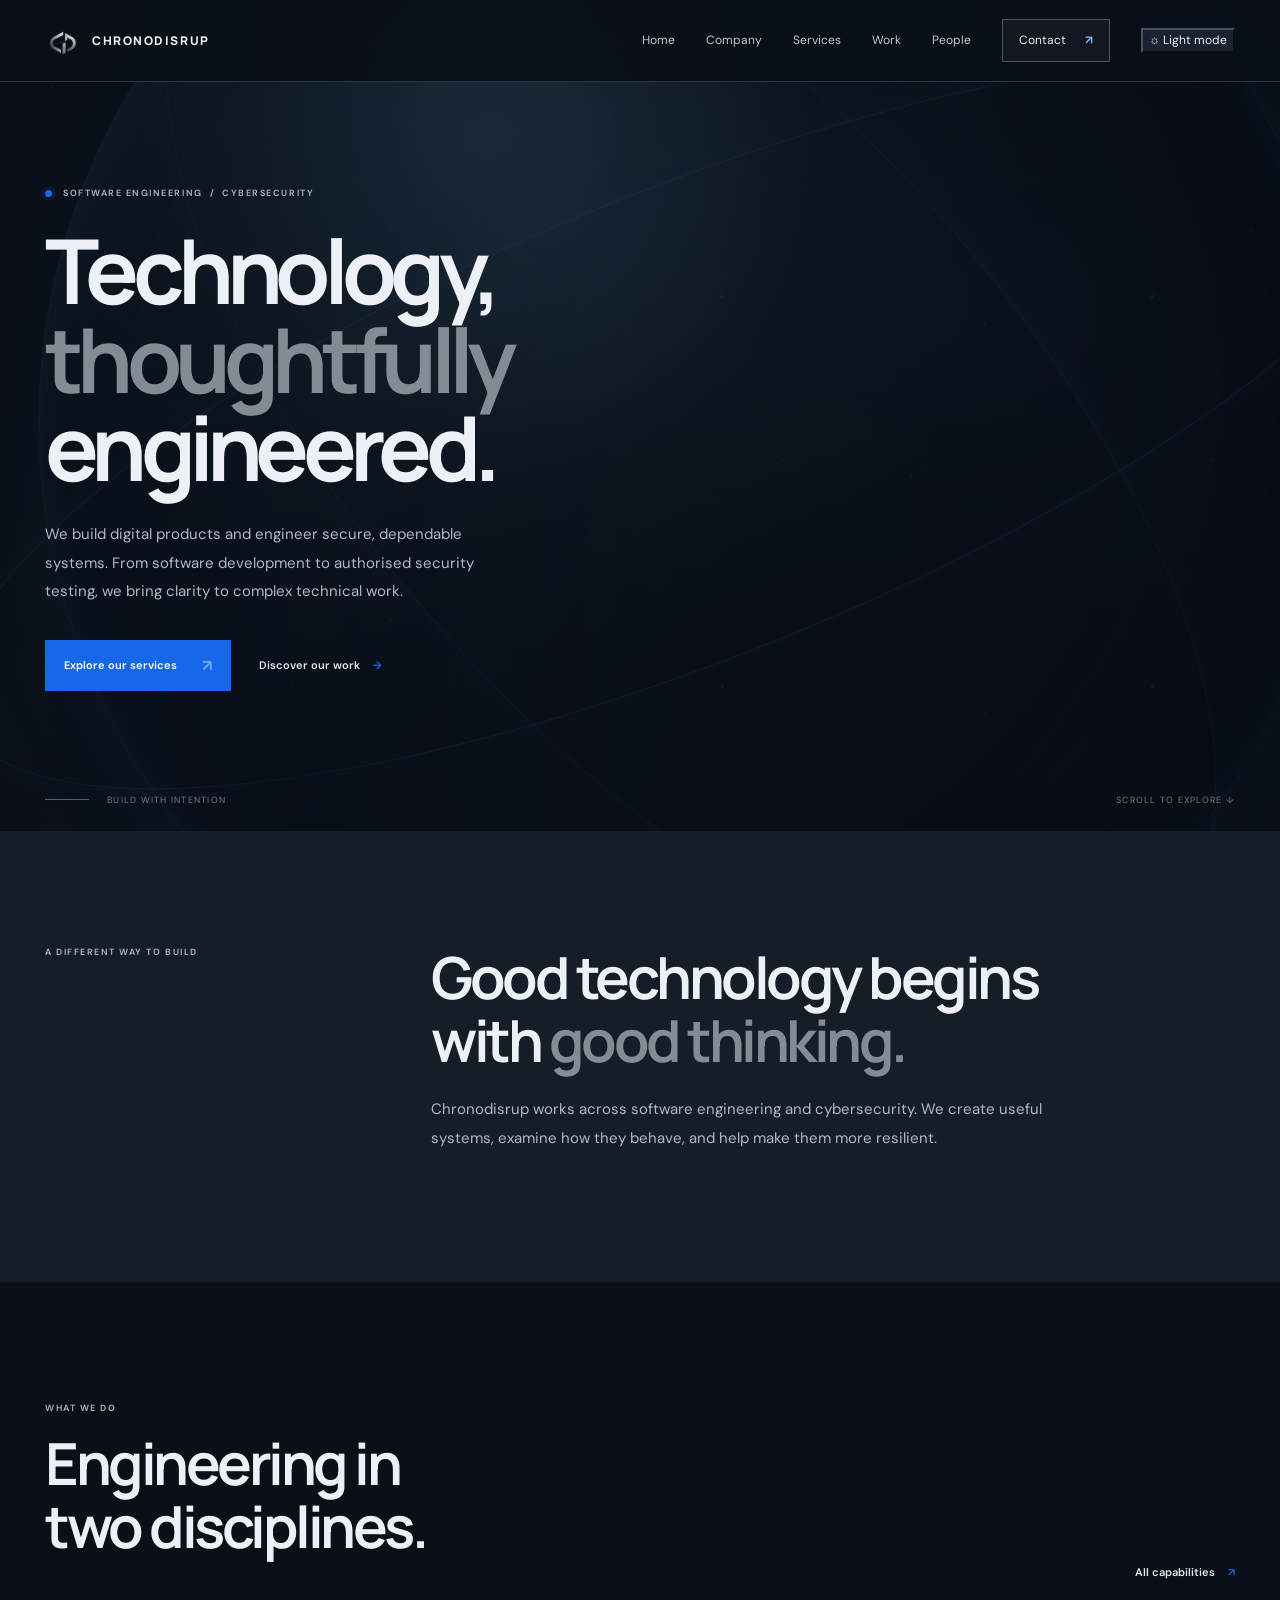
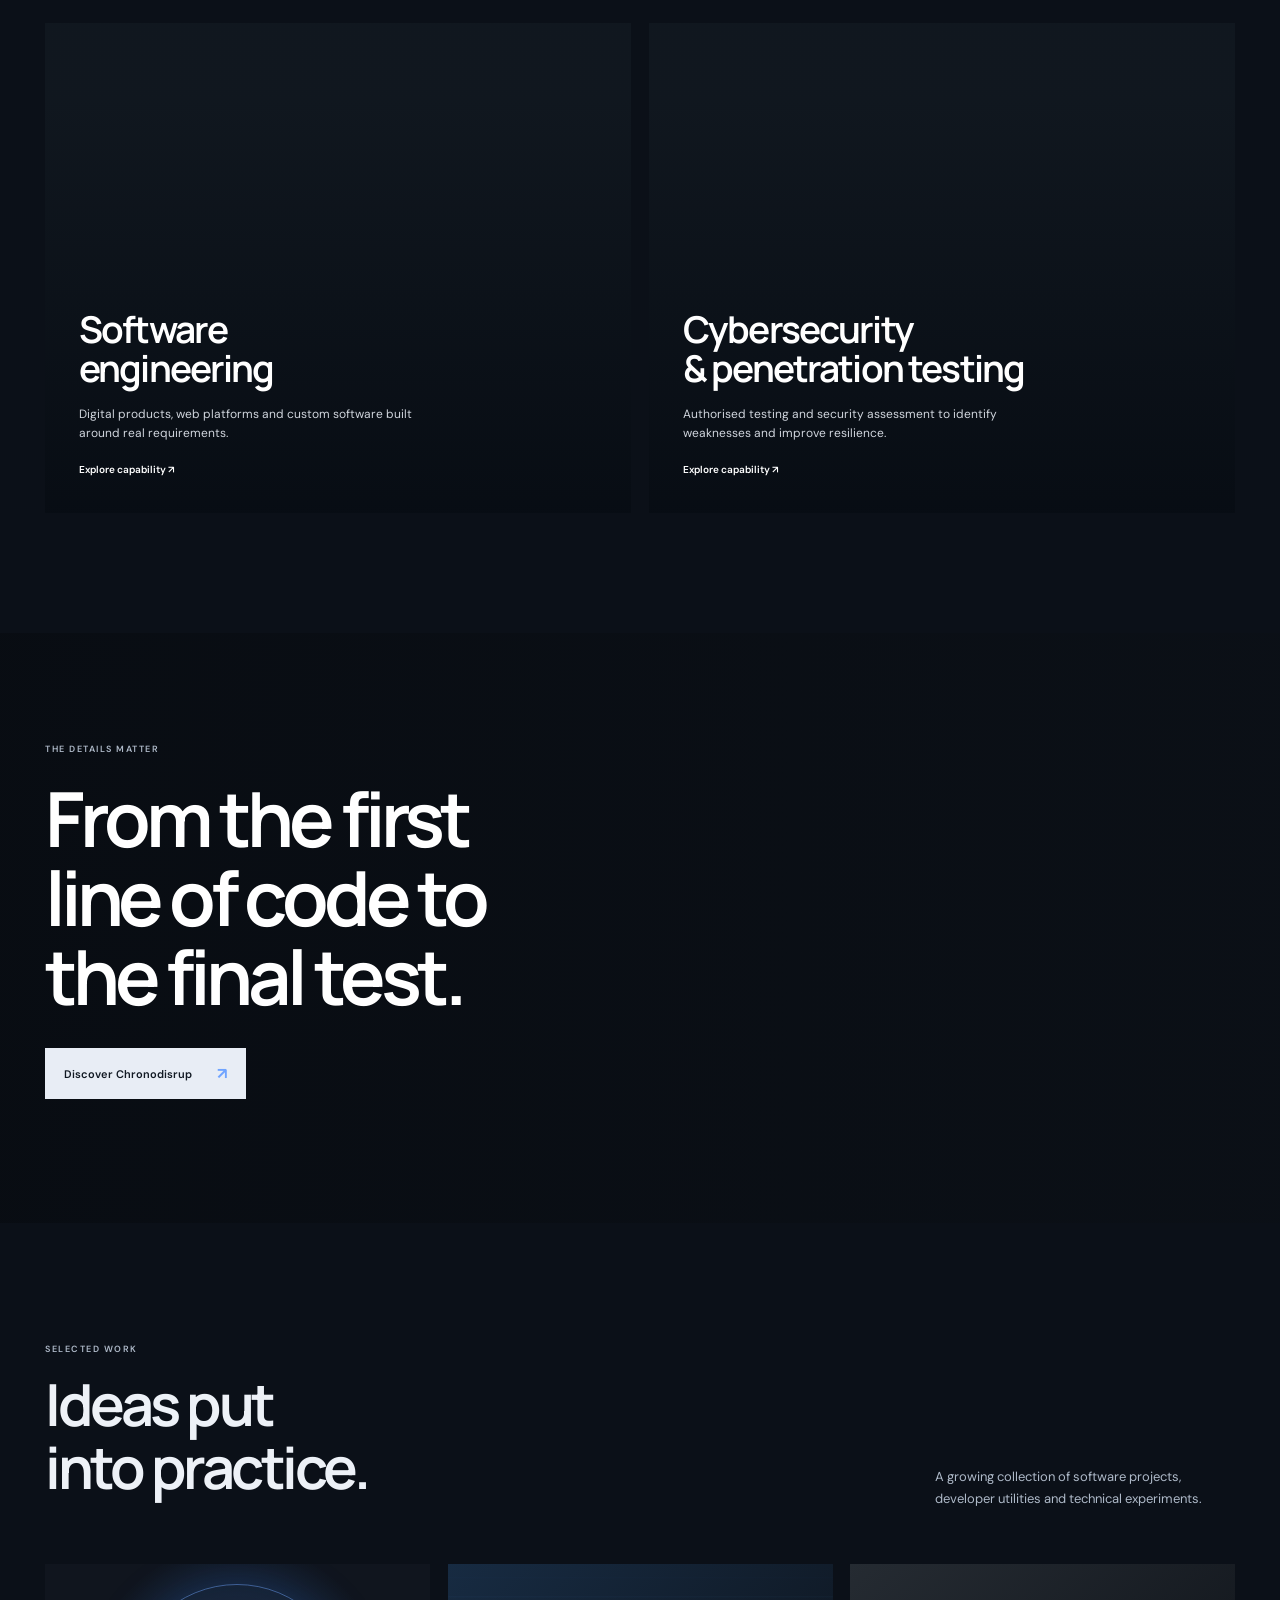
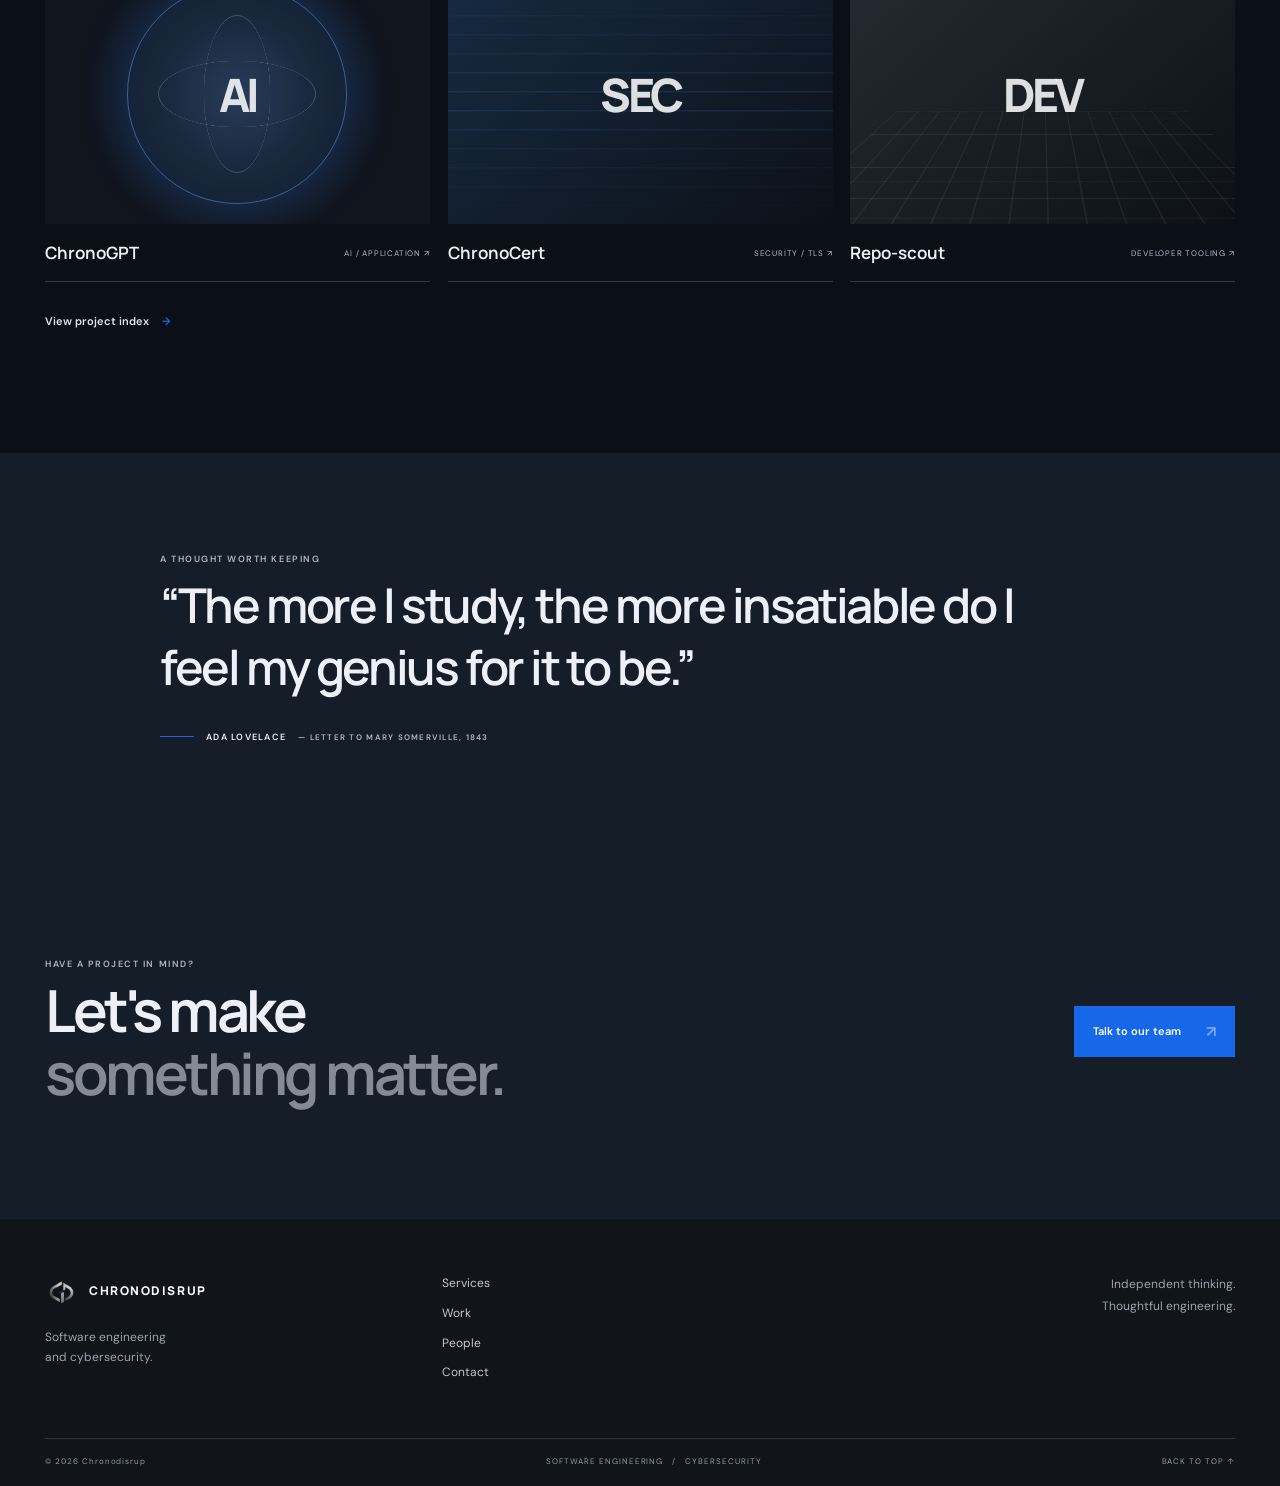
<file: index.html>
<!doctype html>
<html lang="en">
<head>
<meta charset="UTF-8">
<meta name="viewport" content="width=device-width, initial-scale=1">
<meta name="google-site-verification" content="dydenvd2fXwAqnSB5E9IrKr2bRoP8WhqFd0wEOyl5mg" />
    <script>try { if (localStorage.getItem("chronodisrup-theme") !== "light") document.documentElement.classList.add("dark-theme"); } catch (_) { document.documentElement.classList.add("dark-theme"); }</script>
<meta name="theme-color" content="#080c13">


<link rel="preconnect" href="https://fonts.googleapis.com">
<link rel="preconnect" href="https://fonts.gstatic.com" crossorigin>
<link href="https://fonts.googleapis.com/css2?family=DM+Sans:wght@400;500;600;700&family=Manrope:wght@400;500;600;700;800&display=swap" rel="stylesheet">

<link rel="stylesheet" href="assets/CSS/site.css">
<link rel="stylesheet" href="assets/CSS/theme-toggle.css">

<meta name="description" content="Chronodisrup software engineering and cybersecurity.">
<title>Chronodisrup </title>
</head>

<body class="page-enter">

<!-- FULL-SCREEN ANIMATED EARTH BACKGROUND -->
<div class="ambient-earth" aria-hidden="true">
    <div class="ambient-earth-globe">
        <span class="ambient-earth-light"></span>
    </div>

    <div class="ambient-orbit ambient-orbit-a"></div>
    <div class="ambient-orbit ambient-orbit-b"></div>
    <div class="ambient-stars"></div>
    <div class="ambient-vignette"></div>
</div>

<!-- HEADER -->
<header class="header">
    <a class="brand" href="index.html">
        <img src="assets/images/chronodisrup-logo.png" alt="Chronodisrup logo">
        <span>CHRONODISRUP</span>
    </a>

    <button class="menu-button" type="button" aria-label="Open navigation" aria-controls="primary-navigation" aria-expanded="false">
        <span></span>
        <span></span>
    </button>

    <nav class="nav" id="primary-navigation">
        <a href="index.html">Home</a>
        <a href="about.html">Company</a>
        <a href="services.html">Services</a>
        <a href="projects.html">Work</a>
        <a href="team.html">People</a>
        <a class="nav-cta" href="contact.html">Contact <b>↗</b></a>

        <button class="theme-toggle" type="button" aria-label="Switch to dark theme" aria-pressed="false">
            <span class="theme-icon" aria-hidden="true">◐</span>
            <span class="theme-label">Dark mode</span>
        </button>
    </nav>
</header>

<main>

<!-- HERO -->
<section class="hero wrap">

    <div class="hero-copy reveal">
        <div class="kicker">
            <i></i>
            SOFTWARE ENGINEERING&nbsp; / &nbsp;CYBERSECURITY
        </div>

        <h1>
            Technology,<br>
            <span>thoughtfully</span><br>
            engineered.
        </h1>

        <p class="hero-intro">
            We build digital products and engineer secure, dependable systems.
            From software development to authorised security testing, we bring
            clarity to complex technical work.
        </p>

        <div class="hero-buttons">
            <a class="btn btn-dark" href="services.html">
                Explore our services <b>↗</b>
            </a>

            <a class="underlink" href="projects.html">
                Discover our work <span>→</span>
            </a>
        </div>
    </div>

    

    <div class="hero-foot">
        
        <span class="rule"></span>
        <span>BUILD WITH INTENTION</span>
        <span class="foot-right">SCROLL TO EXPLORE ↓</span>
    </div>

</section>

<!-- STATEMENT -->
<section class="statement section-pad">
    <div class="wrap statement-grid">

        <p class="section-label reveal">A DIFFERENT WAY TO BUILD</p>

        <div class="reveal">
            <h2>
                Good technology begins<br>
                with <em>good thinking.</em>
            </h2>

            <p class="statement-text">
                Chronodisrup works across software engineering and cybersecurity.
                We create useful systems, examine how they behave, and help make
                them more resilient.
            </p>
        </div>

    </div>
</section>

<!-- SERVICES -->
<section class="services-preview section-pad wrap">

    <div class="section-head reveal">
        <div>
            <p class="section-label">WHAT WE DO</p>
            <h2>Engineering in<br>two disciplines.</h2>
        </div>

        <a class="underlink" href="services.html">
            All capabilities <span>↗</span>
        </a>
    </div>

    <div class="service-tiles">

        <a class="service-tile software reveal" href="services.html#software">
            <div class="tile-photo photo-code"></div>
            <div class="tile-overlay"></div>

            <div class="tile-content">
                
                <h3>Software<br>engineering</h3>
                <p>
                    Digital products, web platforms and custom software
                    built around real requirements.
                </p>
                <b>Explore capability ↗</b>
            </div>
        </a>

        <a class="service-tile security reveal" href="services.html#security">
            <div class="tile-photo photo-security"></div>
            <div class="tile-overlay"></div>

            <div class="tile-content">
                
                <h3>Cybersecurity<br>& penetration testing</h3>
                <p>
                    Authorised testing and security assessment to identify
                    weaknesses and improve resilience.
                </p>
                <b>Explore capability ↗</b>
            </div>
        </a>

    </div>
</section>

<!-- IMAGE BREAK -->
<section class="image-break">
    <div class="image-break-bg"></div>

    <div class="wrap image-break-content reveal">
        <p class="section-label">THE DETAILS MATTER</p>

        <h2>
            From the first<br>
            line of code to<br>
            the final test.
        </h2>

        <a class="btn btn-light" href="about.html">
            Discover Chronodisrup <b>↗</b>
        </a>
    </div>
</section>

<!-- PROJECTS -->
<section class="work-preview section-pad wrap">

    <div class="section-head reveal">
        <div>
            <p class="section-label">SELECTED WORK</p>
            <h2>Ideas put<br>into practice.</h2>
        </div>

        <p class="head-description">
            A growing collection of software projects, developer utilities
            and technical experiments.
        </p>
    </div>

    <div class="work-grid">

        <a class="work-card reveal" href="projects.html">
            <div class="work-art art-one">
                <span>AI</span>
                <div class="orbit-art"></div>
            </div>

            <div class="work-meta">
                <h3>ChronoGPT</h3>
                <span>AI / APPLICATION ↗</span>
            </div>
        </a>

        <a class="work-card reveal" href="projects.html">
            <div class="work-art art-two">
                <span>SEC</span>
                <div class="scan-art"></div>
            </div>

            <div class="work-meta">
                <h3>ChronoCert</h3>
                <span>SECURITY / TLS ↗</span>
            </div>
        </a>

        <a class="work-card reveal" href="projects.html">
            <div class="work-art art-three">
                <span>DEV</span>
                <div class="grid-art"></div>
            </div>

            <div class="work-meta">
                <h3>Repo-scout</h3>
                <span>DEVELOPER TOOLING ↗</span>
            </div>
        </a>

    </div>

    <a class="underlink all-work" href="projects.html">
        View project index <span>→</span>
    </a>

</section>

<!-- QUOTE -->
<section class="quote-band">
    <div class="wrap quote-wrap reveal">

        <p class="section-label">A THOUGHT WORTH KEEPING</p>

        <blockquote>
            “The more I study, the more insatiable do I feel my genius for it to be.”
        </blockquote>

        <div class="quote-credit">
            <span></span>
            ADA LOVELACE
            <small>— LETTER TO MARY SOMERVILLE, 1843</small>
        </div>

    </div>
</section>

<!-- CONTACT -->
<section class="contact-strip section-pad">
    <div class="wrap contact-strip-inner reveal">

        <div>
            <p class="section-label">HAVE A PROJECT IN MIND?</p>
            <h2>
                Let's make<br>
                <em>something matter.</em>
            </h2>
        </div>

        <a class="btn btn-dark" href="contact.html">
            Talk to our team <b>↗</b>
        </a>

    </div>
</section>

</main>

<!-- FOOTER -->
<footer class="footer">

    <div class="footer-main wrap">

        <div>
            <a class="brand footer-brand" href="index.html">
                <img src="assets/images/chronodisrup-logo.png" alt="">
                <span>CHRONODISRUP</span>
            </a>

            <p>
                Software engineering<br>
                and cybersecurity.
            </p>
        </div>

        <div class="footer-nav">
            <a href="services.html">Services</a>
            <a href="projects.html">Work</a>
            <a href="team.html">People</a>
            <a href="contact.html">Contact</a>
        </div>

        <div class="footer-note">
            Independent thinking.<br>
            Thoughtful engineering.
        </div>

    </div>

    <div class="footer-bottom wrap">
        <span>© <span data-year></span> Chronodisrup</span>
        <span>SOFTWARE ENGINEERING&nbsp;&nbsp; / &nbsp;&nbsp;CYBERSECURITY</span>
        <a href="#top">BACK TO TOP ↑</a>
    </div>

</footer>

<script src="assets/JS/site.js"></script>
<script src="assets/JS/theme-toggle.js"></script>

</body>
</html>
</file>
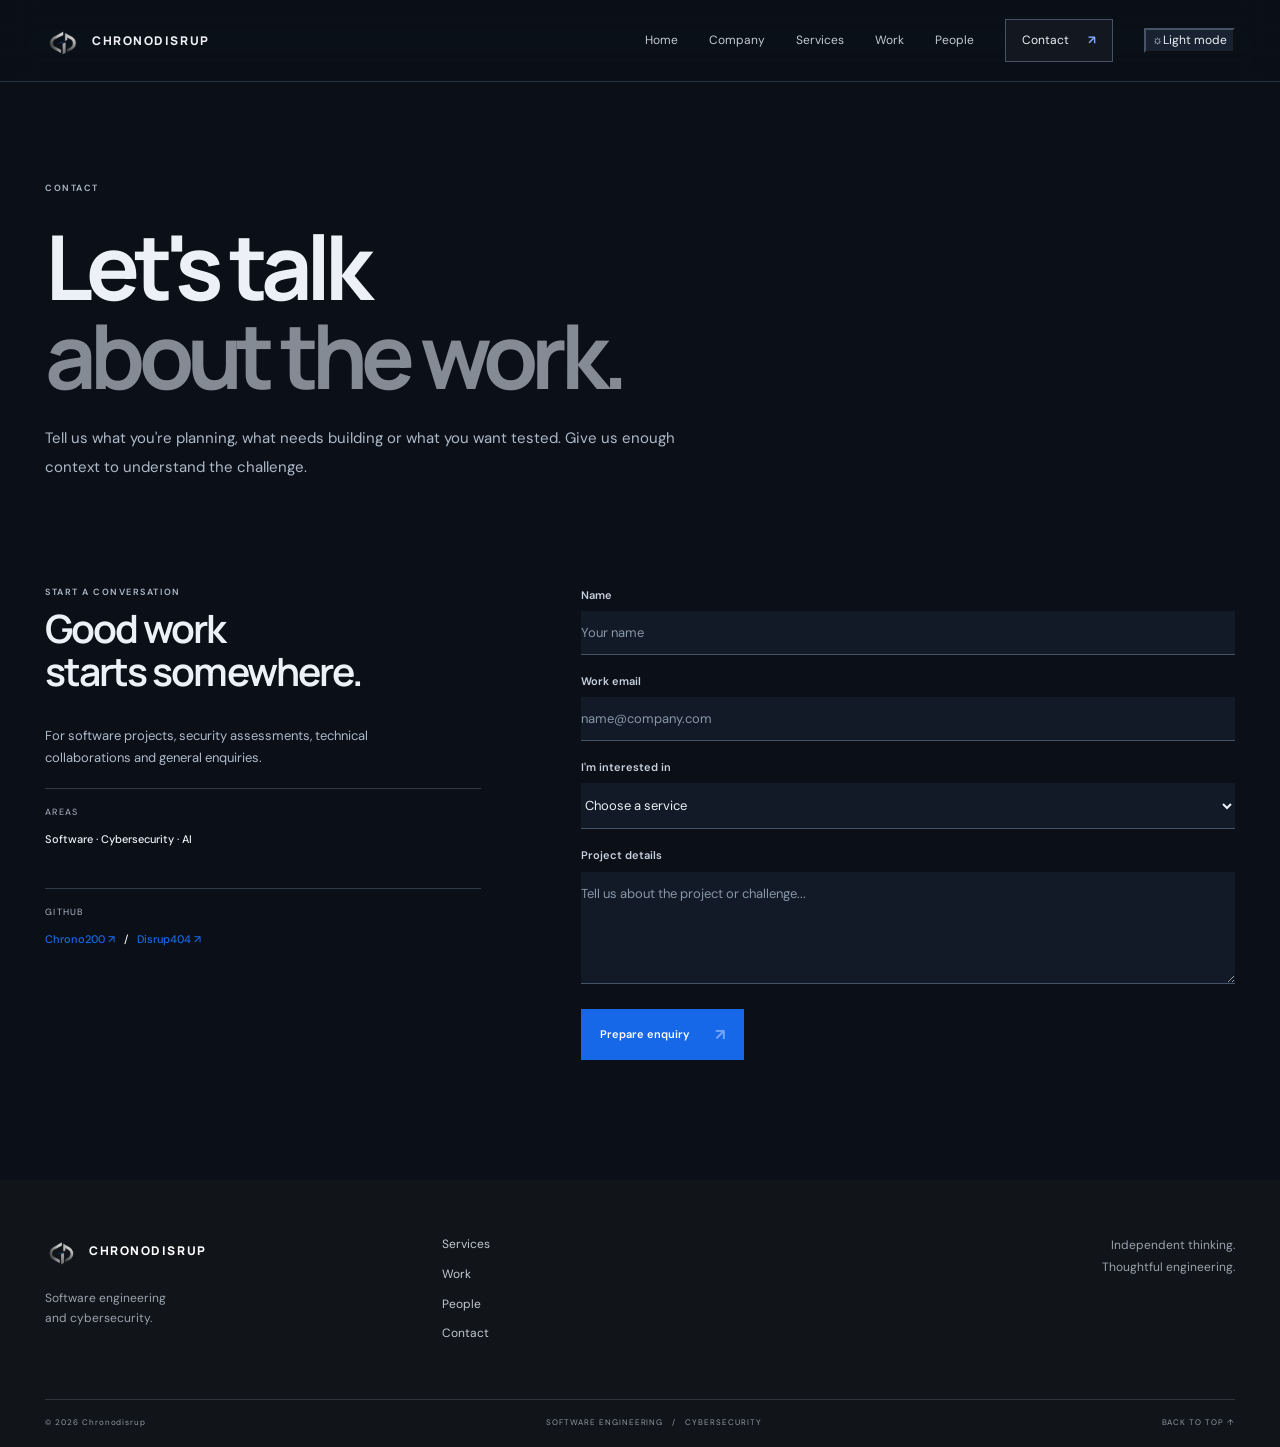
<file: contact.html>
<!doctype html>
<html lang="en">

<head>
    <meta charset="UTF-8">
    <meta name="viewport" content="width=device-width, initial-scale=1">
    <script>try { if (localStorage.getItem("chronodisrup-theme") !== "light") document.documentElement.classList.add("dark-theme"); } catch (_) { document.documentElement.classList.add("dark-theme"); }</script>
    <meta name="theme-color" content="#080c13">
    <link rel="preconnect" href="https://fonts.googleapis.com">
    <link rel="preconnect" href="https://fonts.gstatic.com" crossorigin>
    <link
        href="https://fonts.googleapis.com/css2?family=DM+Sans:wght@400;500;600;700&family=Manrope:wght@400;500;600;700;800&display=swap"
        rel="stylesheet">
    <link rel="stylesheet" href="assets/CSS/site.css">
    <link rel="stylesheet" href="./assets/CSS/theme-toggle.css">
    <title>Contact Chronodisrup</title>
    <meta name="description" content="Contact Chronodisrup.">
</head>

<body>
    <header class="header"><a class="brand" href="index.html"><img src="assets/images/chronodisrup-logo.png"
                alt="Chronodisrup logo"><span>CHRONODISRUP</span></a>
        <button class="menu-button" type="button" aria-label="Open navigation" aria-controls="primary-navigation"
            aria-expanded="false"><span></span><span></span></button>
        <nav class="nav" id="primary-navigation"><a href="index.html">Home</a><a href="about.html">Company</a><a
                href="services.html">Services</a><a href="projects.html">Work</a><a href="team.html">People</a><a
                class="nav-cta" href="contact.html">Contact <b>↗</b></a>
            <button class="theme-toggle" type="button" aria-label="Switch to light theme" aria-pressed="true"><span
                    class="theme-icon" aria-hidden="true">☼</span><span class="theme-label">Light mode</span></button>
        </nav>
    </header>
    <main>
        <section class="page-intro wrap">
            <p class="section-label reveal">CONTACT</p>
            <h1 class="reveal">Let's talk<br><em>about the work.</em></h1>
            <p class="page-lead reveal">Tell us what you're planning, what needs building or what you want tested. Give
                us enough context to understand the challenge.</p>
        </section>
        <section class="contact-area wrap">
            <div class="contact-side reveal">
                <p class="section-label">START A CONVERSATION</p>
                <h2>Good work<br>starts somewhere.</h2>
                <p>For software projects, security assessments, technical collaborations and general enquiries.</p>
                <div class="contact-fact"><span>AREAS</span><b>Software · Cybersecurity · AI</b></div>
                <div class="contact-fact"><span>GITHUB</span><b><a href="https://github.com/chrono200" target="_blank"
                            rel="noopener">Chrono200 ↗</a> &nbsp; / &nbsp; <a href="https://github.com/disrup404"
                            target="_blank" rel="noopener">Disrup404 ↗</a></b></div>
            </div>
            <form class="contact-form reveal" id="contact-form"><label>Name<input name="name" required
                        placeholder="Your name"></label><label>Work email<input name="email" type="email" required
                        placeholder="name@company.com"></label><label>I'm interested in<select name="interest" required>
                        <option value="">Choose a service</option>
                        <option>Software engineering</option>
                        <option>Penetration testing / cybersecurity</option>
                        <option>AI and automation</option>
                        <option>Partnership / collaboration</option>
                        <option>Other</option>
                    </select></label><label>Project details<textarea name="message" rows="5" required
                        placeholder="Tell us about the project or challenge..."></textarea></label><button
                    class="btn btn-dark" type="submit">Prepare enquiry <b>↗</b></button></form>
        </section>
    </main>
    <footer class="footer">
        <div class="footer-main wrap">
            <div><a class="brand footer-brand" href="index.html"><img src="assets/images/chronodisrup-logo.png"
                        alt=""><span>CHRONODISRUP</span></a>
                <p>Software engineering<br>and cybersecurity.</p>
            </div>
            <div class="footer-nav"><a href="services.html">Services</a><a href="projects.html">Work</a><a
                    href="team.html">People</a><a href="contact.html">Contact</a></div>
            <div class="footer-note">Independent thinking.<br>Thoughtful engineering.</div>
        </div>
        <div class="footer-bottom wrap"><span>© <span data-year></span> Chronodisrup</span><span>SOFTWARE
                ENGINEERING&nbsp;&nbsp; / &nbsp;&nbsp;CYBERSECURITY</span><a href="#top">BACK TO TOP ↑</a></div>
    </footer>
    <script src="assets/JS/site.js"></script>
    <script src="assets/JS/theme-toggle.js"></script>
</body>

</html>
</file>
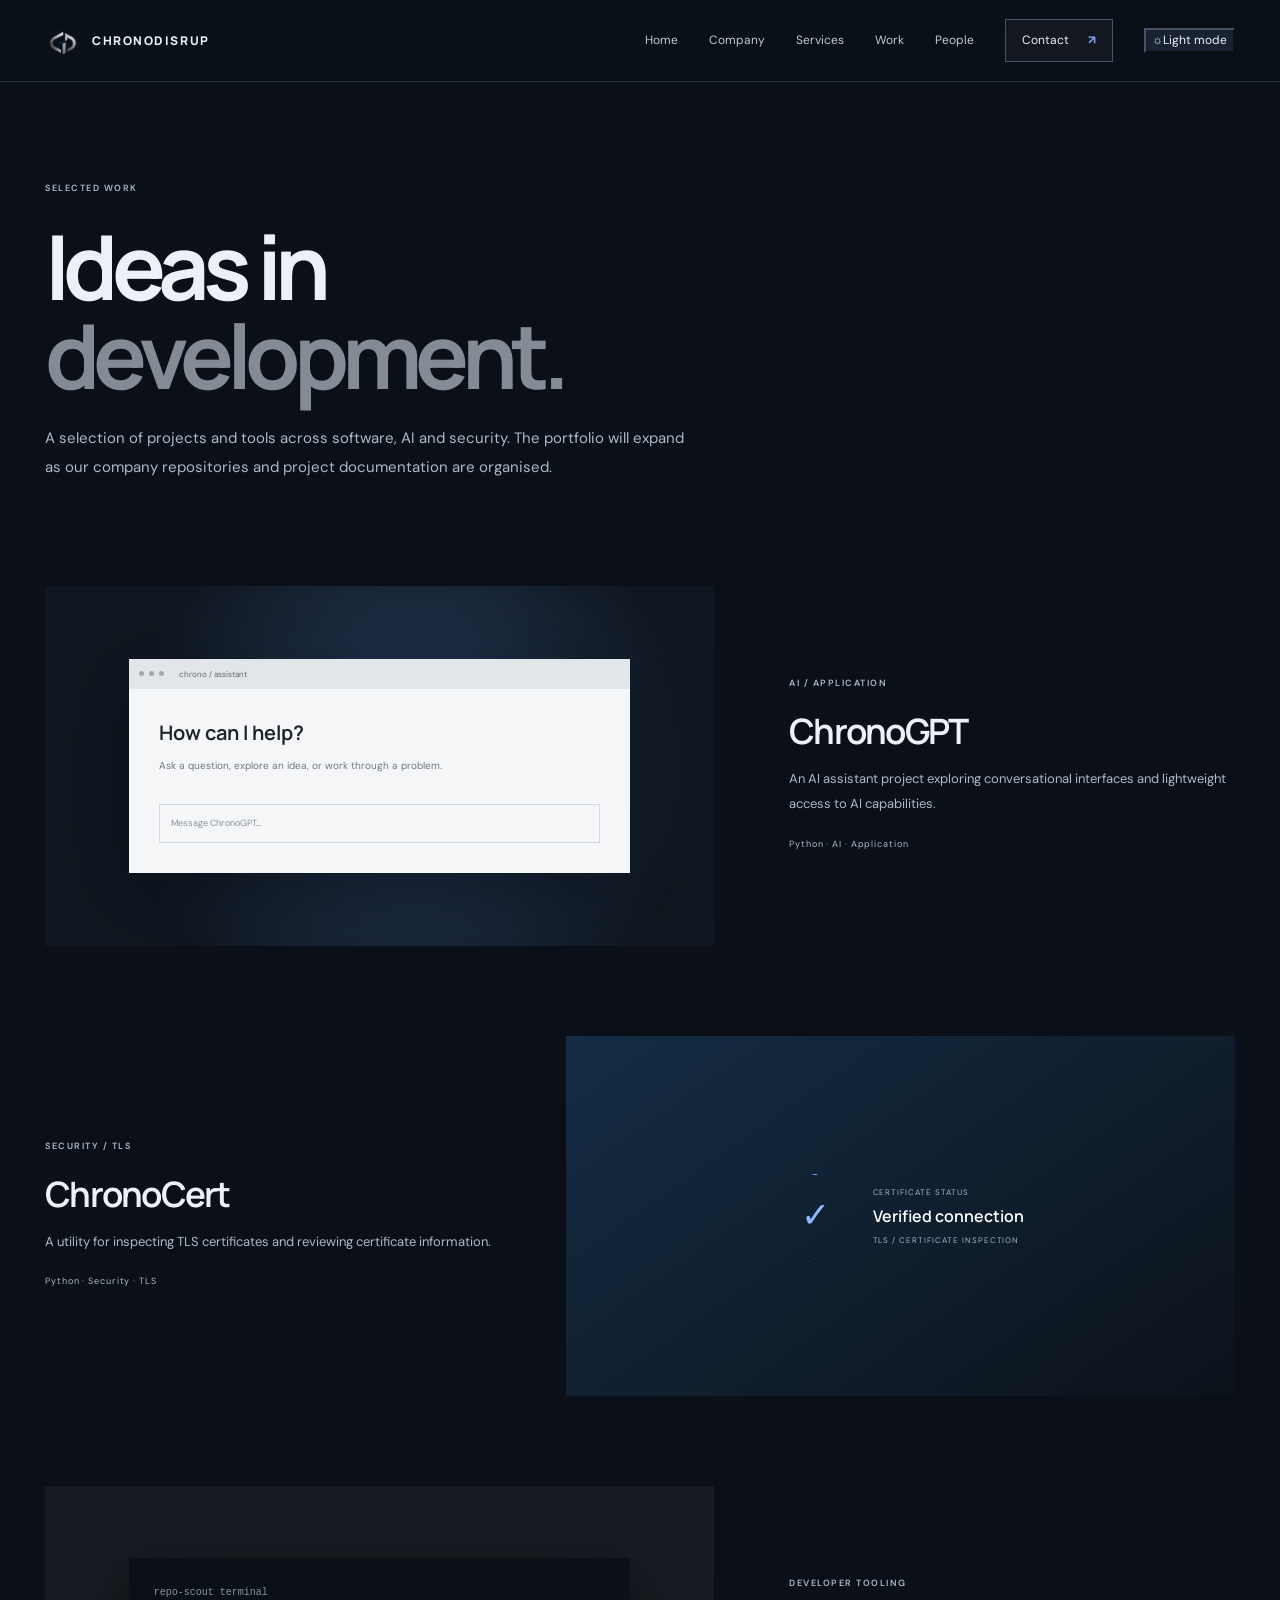
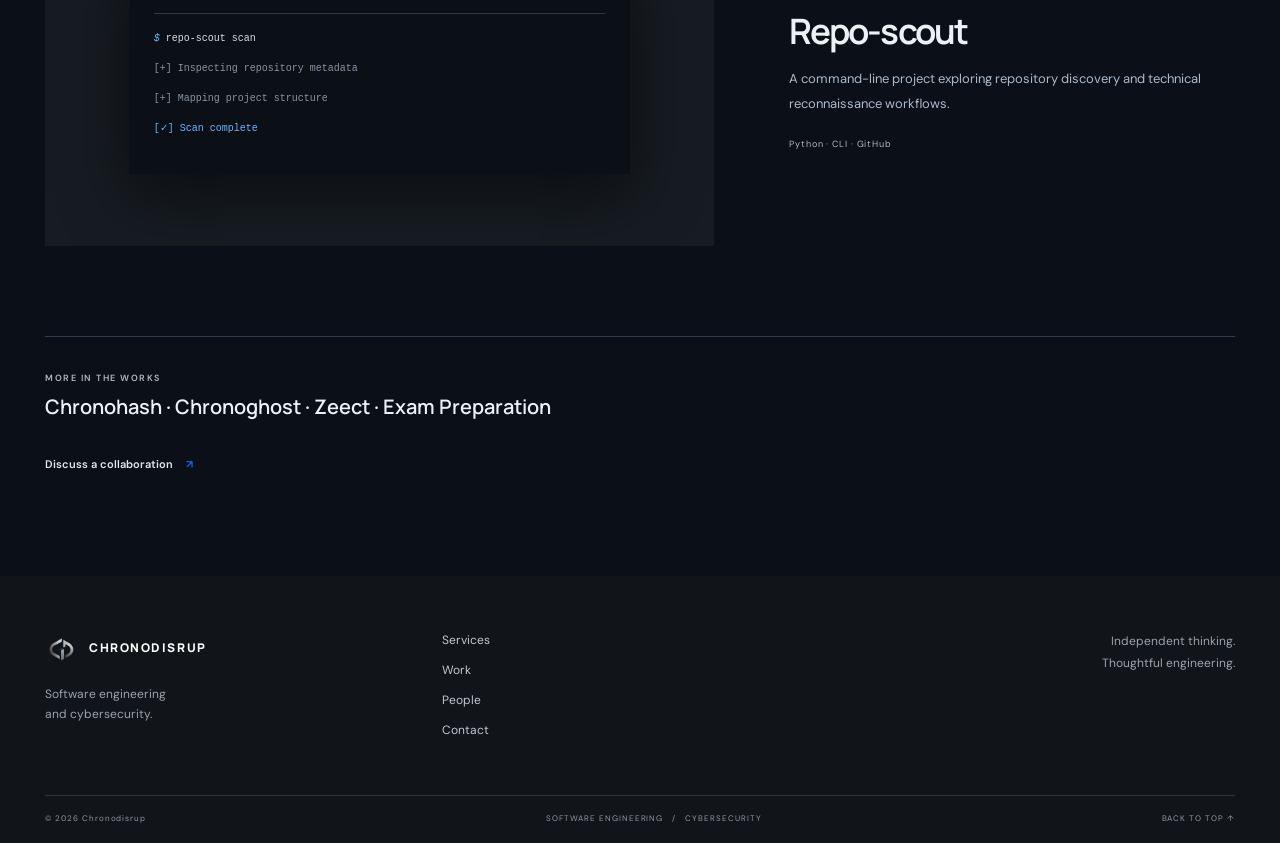
<file: projects.html>
<!doctype html>
<html lang="en">

<head>
    <meta charset="UTF-8">
    <meta name="viewport" content="width=device-width, initial-scale=1">
    <script>try { if (localStorage.getItem("chronodisrup-theme") !== "light") document.documentElement.classList.add("dark-theme"); } catch (_) { document.documentElement.classList.add("dark-theme"); }</script>
    <meta name="theme-color" content="#080c13">
    <link rel="preconnect" href="https://fonts.googleapis.com">
    <link rel="preconnect" href="https://fonts.gstatic.com" crossorigin>
    <link
        href="https://fonts.googleapis.com/css2?family=DM+Sans:wght@400;500;600;700&family=Manrope:wght@400;500;600;700;800&display=swap"
        rel="stylesheet">
    <link rel="stylesheet" href="assets/CSS/site.css">
    <link rel="stylesheet" href="./assets/CSS/theme-toggle.css">
    <title>Work Chronodisrup</title>
    <meta name="description" content="Selected projects and technical work by Chronodisrup.">
</head>

<body>
    <header class="header"><a class="brand" href="index.html"><img src="assets/images/chronodisrup-logo.png"
                alt="Chronodisrup logo"><span>CHRONODISRUP</span></a>
        <button class="menu-button" type="button" aria-label="Open navigation" aria-controls="primary-navigation" aria-expanded="false"><span></span><span></span></button>
        <nav class="nav" id="primary-navigation"><a href="index.html">Home</a><a href="about.html">Company</a><a
                href="services.html">Services</a>
                <a href="projects.html">Work</a>
                <a href="team.html">People</a>
                <a class="nav-cta" href="contact.html">Contact <b>↗</b></a>
                
        
            <button class="theme-toggle" type="button" aria-label="Switch to light theme" aria-pressed="true"><span class="theme-icon" aria-hidden="true">☼</span><span class="theme-label">Light mode</span></button>
        </nav>
    </header>
    <main>
        <section class="page-intro wrap">
            <p class="section-label reveal">SELECTED WORK</p>
            <h1 class="reveal">Ideas in<br><em>development.</em></h1>
            <p class="page-lead reveal">A selection of projects and tools across software, AI and security. The
                portfolio will expand as our company repositories and project documentation are organised.</p>
        </section>
        <section class="portfolio wrap">
            <article class="portfolio-item reveal">
                <div class="portfolio-visual p-ai">
                    <div class="mock-window">
                        <div class="mock-bar"><i></i><i></i><i></i><span>chrono / assistant</span></div>
                        <div class="mock-chat"><b>How can I help?</b>
                            <p>Ask a question, explore an idea, or work through a problem.</p>
                            <div class="mock-input">Message ChronoGPT…</div>
                        </div>
                    </div>
                </div>
                <div class="portfolio-description">
                    <p class="section-label">AI / APPLICATION</p>
                    <h2>ChronoGPT</h2>
                    <p>An AI assistant project exploring conversational interfaces and lightweight access to AI
                        capabilities.</p><span>Python · AI · Application</span>
                </div>
            </article>
            <article class="portfolio-item reverse reveal">
                <div class="portfolio-visual p-cert">
                    <div class="cert-graphic">
                        <div class="cert-shield">✓</div>
                        <div><small>CERTIFICATE STATUS</small><strong>Verified connection</strong><span>TLS /
                                CERTIFICATE INSPECTION</span></div>
                    </div>
                </div>
                <div class="portfolio-description">
                    <p class="section-label">SECURITY / TLS</p>
                    <h2>ChronoCert</h2>
                    <p>A utility for inspecting TLS certificates and reviewing certificate information.</p><span>Python
                        · Security · TLS</span>
                </div>
            </article>
            <article class="portfolio-item reveal">
                <div class="portfolio-visual p-repo">
                    <div class="terminal">
                        <div class="terminal-head">repo-scout terminal</div>
                        <p><i>$</i> repo-scout scan</p>
                        <p class="terminal-muted">[+] Inspecting repository metadata</p>
                        <p class="terminal-muted">[+] Mapping project structure</p>
                        <p class="terminal-success">[✓] Scan complete</p>
                    </div>
                </div>
                <div class="portfolio-description">
                    <p class="section-label">DEVELOPER TOOLING</p>
                    <h2>Repo-scout</h2>
                    <p>A command-line project exploring repository discovery and technical reconnaissance workflows.</p>
                    <span>Python · CLI · GitHub</span>
                </div>
            </article>
            <div class="portfolio-more">
                <p class="section-label">MORE IN THE WORKS</p>
                <p>Chronohash · Chronoghost · Zeect · Exam Preparation</p><a class="underlink"
                    href="contact.html">Discuss a collaboration <span>↗</span></a>
            </div>
        </section>
    </main>
    <footer class="footer">
        <div class="footer-main wrap">
            <div><a class="brand footer-brand" href="index.html"><img src="assets/images/chronodisrup-logo.png"
                        alt=""><span>CHRONODISRUP</span></a>
                <p>Software engineering<br>and cybersecurity.</p>
            </div>
            <div class="footer-nav"><a href="services.html">Services</a><a href="projects.html">Work</a><a
                    href="team.html">People</a><a href="contact.html">Contact</a></div>
            <div class="footer-note">Independent thinking.<br>Thoughtful engineering.</div>
        </div>
        <div class="footer-bottom wrap"><span>© <span data-year></span> Chronodisrup</span><span>SOFTWARE
                ENGINEERING&nbsp;&nbsp; / &nbsp;&nbsp;CYBERSECURITY</span><a href="#top">BACK TO TOP ↑</a></div>
    </footer>
    <script src="assets/JS/site.js"></script>
    <script src="assets/JS/theme-toggle.js"></script>
</body>

</html>
</file>
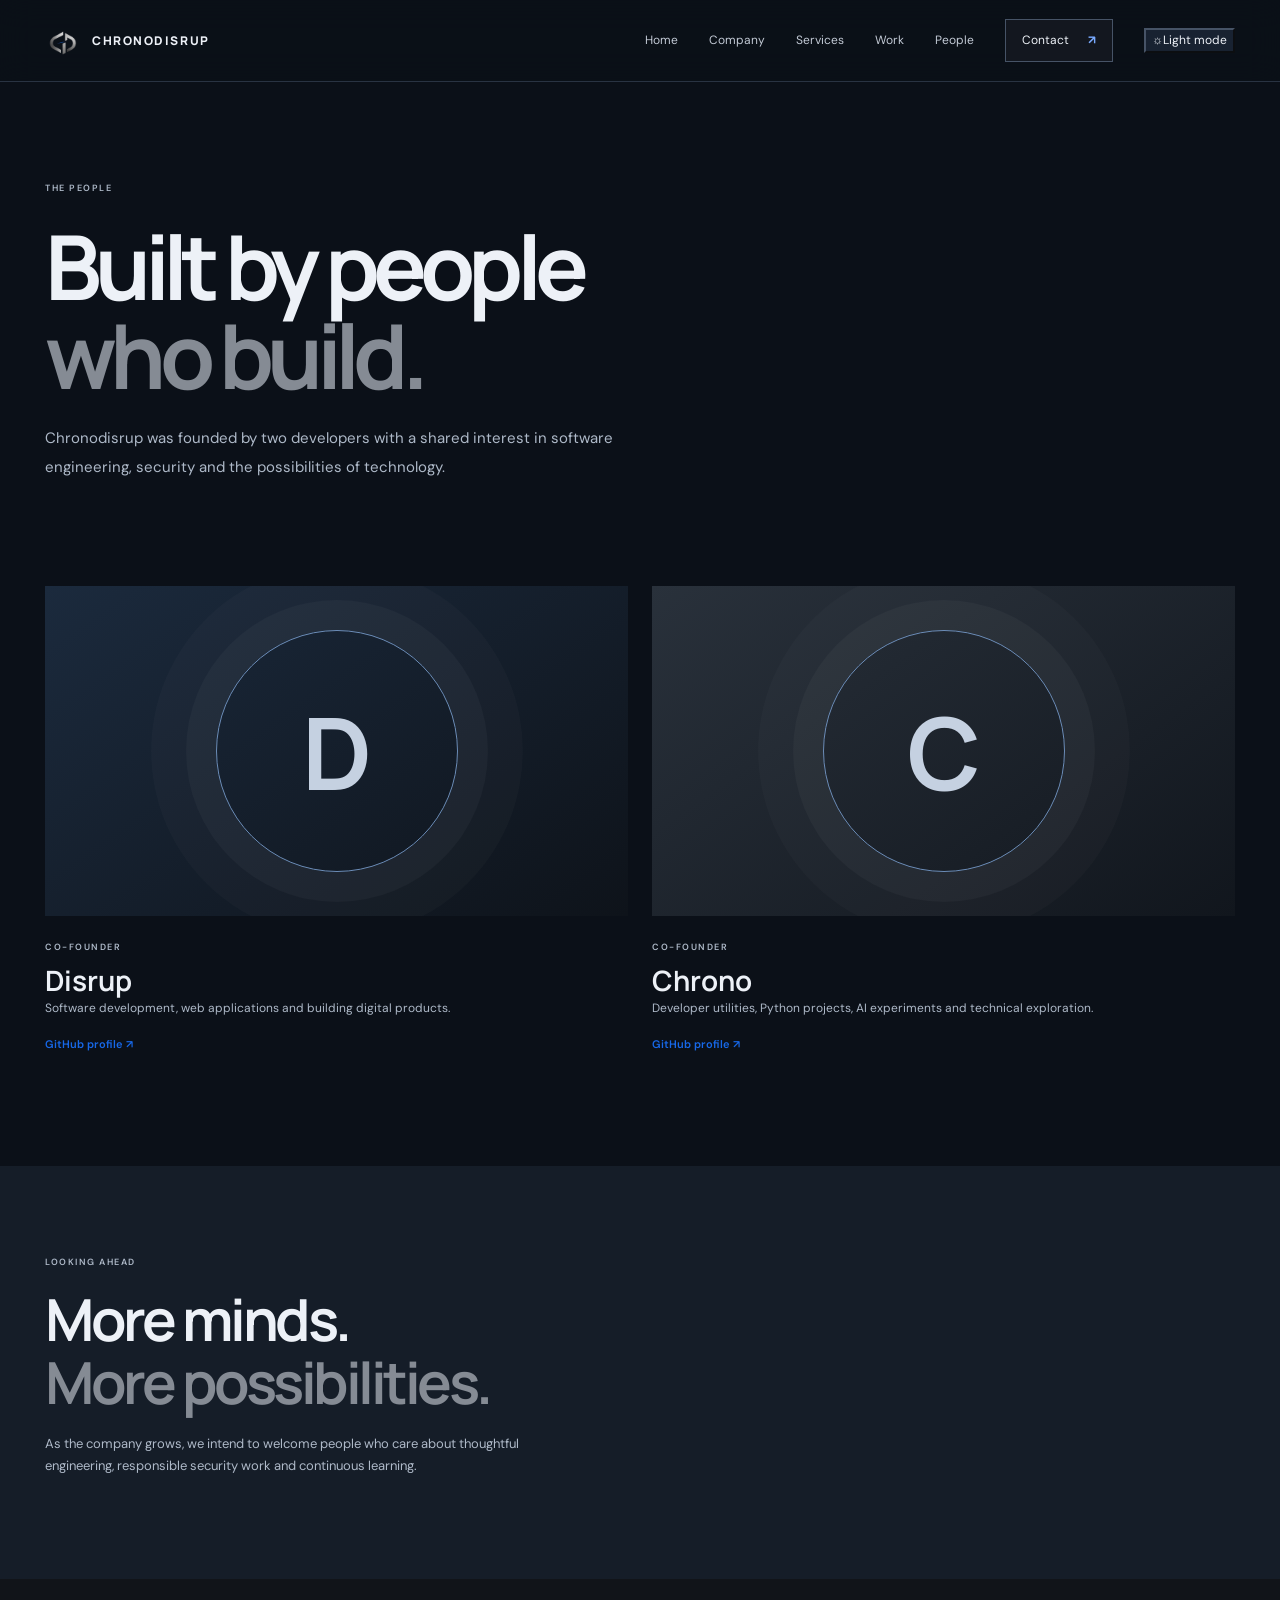
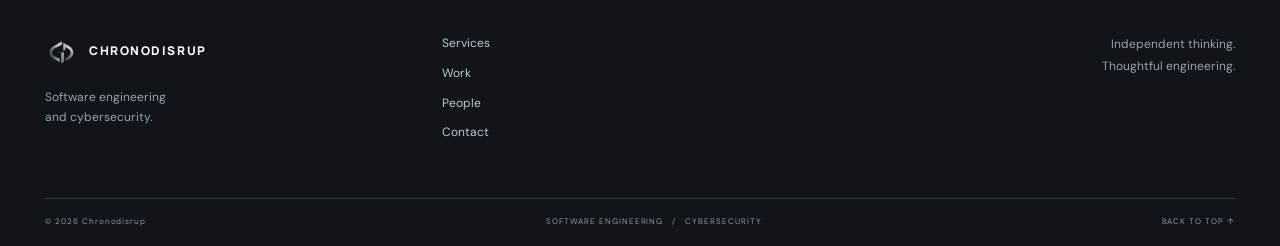
<file: team.html>
<!doctype html>
<html lang="en">

<head>
    <meta charset="UTF-8">
    <meta name="viewport" content="width=device-width, initial-scale=1">
    <script>try { if (localStorage.getItem("chronodisrup-theme") !== "light") document.documentElement.classList.add("dark-theme"); } catch (_) { document.documentElement.classList.add("dark-theme"); }</script>
    <meta name="theme-color" content="#080c13">
    <link rel="preconnect" href="https://fonts.googleapis.com">
    <link rel="preconnect" href="https://fonts.gstatic.com" crossorigin>
    <link
        href="https://fonts.googleapis.com/css2?family=DM+Sans:wght@400;500;600;700&family=Manrope:wght@400;500;600;700;800&display=swap"
        rel="stylesheet">
    <link rel="stylesheet" href="assets/CSS/site.css">
    <link rel="stylesheet" href="./assets/CSS/theme-toggle.css">
    <title>People Chronodisrup</title>
    <meta name="description" content="The founders of Chronodisrup.">
</head>

<body>
    <header class="header"><a class="brand" href="index.html"><img src="assets/images/chronodisrup-logo.png"
                alt="Chronodisrup logo"><span>CHRONODISRUP</span></a>
        <button class="menu-button" type="button" aria-label="Open navigation" aria-controls="primary-navigation" aria-expanded="false"><span></span><span></span></button>
        <nav class="nav" id="primary-navigation"><a href="index.html">Home</a><a href="about.html">Company</a><a
                href="services.html">Services</a><a href="projects.html">Work</a><a href="team.html">People</a><a
                class="nav-cta" href="contact.html">Contact <b>↗</b></a>
            <button class="theme-toggle" type="button" aria-label="Switch to light theme" aria-pressed="true"><span class="theme-icon" aria-hidden="true">☼</span><span class="theme-label">Light mode</span></button>
        </nav>
    </header>
    <main>
        <section class="page-intro wrap">
            <p class="section-label reveal">THE PEOPLE</p>
            <h1 class="reveal">Built by people<br><em>who build.</em></h1>
            <p class="page-lead reveal">Chronodisrup was founded by two developers with a shared interest in software
                engineering, security and the possibilities of technology.</p>
        </section>
        <section class="founders wrap">
            <article class="founder reveal">
                <div class="founder-image founder-one"><span>D</span></div>
                <p class="section-label">CO-FOUNDER</p>
                <h2>Disrup</h2>
                <p>Software development, web applications and building digital products.</p><a
                    href="https://github.com/disrup404" target="_blank" rel="noopener">GitHub profile ↗</a>
            </article>
            <article class="founder reveal">
                <div class="founder-image founder-two"><span>C</span></div>
                <p class="section-label">CO-FOUNDER</p>
                <h2>Chrono</h2>
                <p>Developer utilities, Python projects, AI experiments and technical exploration.</p><a
                    href="https://github.com/chrono200" target="_blank" rel="noopener">GitHub profile ↗</a>
            </article>
        </section>
        <section class="team-note">
            <div class="wrap team-note-inner">
                <p class="section-label">LOOKING AHEAD</p>
                <h2>More minds.<br><em>More possibilities.</em></h2>
                <p>As the company grows, we intend to welcome people who care about thoughtful engineering, responsible
                    security work and continuous learning.</p>
            </div>
        </section>
    </main>
    <footer class="footer">
        <div class="footer-main wrap">
            <div><a class="brand footer-brand" href="index.html"><img src="assets/images/chronodisrup-logo.png"
                        alt=""><span>CHRONODISRUP</span></a>
                <p>Software engineering<br>and cybersecurity.</p>
            </div>
            <div class="footer-nav"><a href="services.html">Services</a><a href="projects.html">Work</a><a
                    href="team.html">People</a><a href="contact.html">Contact</a></div>
            <div class="footer-note">Independent thinking.<br>Thoughtful engineering.</div>
        </div>
        <div class="footer-bottom wrap"><span>© <span data-year></span> Chronodisrup</span><span>SOFTWARE
                ENGINEERING&nbsp;&nbsp; / &nbsp;&nbsp;CYBERSECURITY</span><a href="#top">BACK TO TOP ↑</a></div>
    </footer>
    <script src="assets/JS/site.js"></script>
    <script src="assets/JS/theme-toggle.js"></script>
</body>

</html>
</file>
<file: assets/CSS/site.css>
:root {
  --ink: #17191d;
  --muted: #686d75;
  --paper: #f5f5f2;
  --blue: #1768e8;
  --line: #d9dbd8;
  --dark: #111419;
  --font: "Manrope", sans-serif;
  --body: "DM Sans", sans-serif;
}
* {
  box-sizing: border-box;
}
html {
  scroll-behavior: smooth;
  scroll-padding-top: 90px;
}
body {
  margin: 0;
  background: var(--paper);
  color: var(--ink);
  font-family: var(--body);
  font-size: 15px;
  line-height: 1.65;
}
a {
  color: inherit;
  text-decoration: none;
}
.wrap {
  width: min(1190px, calc(100% - 72px));
  margin: auto;
}
.header {
  height: 82px;
  padding: 0 max(36px, calc((100vw - 1190px) / 2));
  display: flex;
  align-items: center;
  justify-content: space-between;
  border-bottom: 1px solid rgba(23, 25, 29, 0.1);
  background: rgba(245, 245, 242, 0.9);
  backdrop-filter: blur(16px);
  position: sticky;
  top: 0;
  z-index: 50;
}
.brand {
  display: flex;
  align-items: center;
  gap: 12px;
  font: 800 12px var(--font);
  letter-spacing: 0.13em;
}
.brand img {
  width: 35px;
  height: 35px;
  object-fit: contain;
}
.nav {
  display: flex;
  align-items: center;
  gap: 31px;
  font-size: 12px;
  color: #555b63;
}
.nav a:hover {
  color: var(--blue);
}
.nav-cta {
  padding: 11px 16px;
  border: 1px solid #bfc3c8;
  color: var(--ink) !important;
}
.nav-cta b {
  color: var(--blue);
  padding-left: 16px;
}
.menu-button {
  display: none;
}
.hero {
  min-height: 680px;
  position: relative;
  display: grid;
  grid-template-columns: 1fr 0.95fr;
  align-items: center;
  padding-top: 65px;
  padding-bottom: 100px;
}
.hero-copy {
  position: relative;
  z-index: 2;
  padding: 40px 0;
}
.kicker,
.section-label {
  font: 600 9px var(--body);
  letter-spacing: 0.17em;
  color: #737983;
}
.kicker {
  display: flex;
  align-items: center;
  margin-bottom: 27px;
}
.kicker i {
  width: 7px;
  height: 7px;
  border-radius: 50%;
  background: var(--blue);
  margin-right: 11px;
  box-shadow: 0 0 0 4px rgba(23, 104, 232, 0.1);
}
h1,
h2,
h3,
p {
  margin-top: 0;
}
.hero h1,
.page-intro h1 {
  font: 700 clamp(58px, 7vw, 96px) / 0.99 var(--font);
  letter-spacing: -0.075em;
  margin-bottom: 28px;
}
.hero h1 span,
.page-intro h1 em,
.statement h2 em,
.contact-strip h2 em,
.values-heading h2 em,
.team-note h2 em {
  font-style: normal;
  color: #858b94;
}
.hero-intro {
  font-size: 15px;
  color: #646a73;
  max-width: 475px;
  line-height: 1.9;
}
.hero-buttons {
  display: flex;
  align-items: center;
  gap: 28px;
  margin-top: 34px;
}
.btn {
  display: inline-flex;
  align-items: center;
  gap: 25px;
  padding: 15px 19px;
  font: 600 11px var(--body);
  border: 0;
  cursor: pointer;
}
.btn-dark {
  background: var(--ink);
  color: white;
  transition: background 0.2s, transform 0.2s;
}
.btn-dark:hover {
  background: var(--blue);
  transform: translateY(-2px);
}
.btn b {
  color: #70a4ff;
  font-size: 16px;
}
.btn-light {
  background: white;
  color: var(--ink);
}
.underlink {
  font-size: 11px;
  font-weight: 600;
}
.underlink span {
  color: var(--blue);
  padding-left: 10px;
}

.hero-visual {
  height: 200px;
  width: 200px;
  position: relative;
  overflow: hidden;
  background: #11151b;
}
.visual-image {
  position: absolute;
  inset: 0;
  background: linear-gradient(
      130deg,
      rgba(11, 16, 24, 0.15),
      rgba(8, 12, 20, 0.85)
    ),
    url("https://images.unsplash.com/photo-1451187580459-43490279c0fa?auto=format&fit=crop&w=1400&q=85")
      center/cover;
  transform: scale(1.06);
  animation: slowZoom 18s ease-in-out infinite alternate;
}
.visual-wash {
  position: absolute;
  inset: 0;
  background: radial-gradient(
    circle at 50% 45%,
    rgba(28, 105, 226, 0.24),
    transparent 45%
  );
}
.visual-logo {
  position: absolute;
  inset: 0;
  display: grid;
  place-items: center;
}
.visual-logo img {
  width: min(64%, 330px);
  height: auto;
  object-fit: contain;
  filter: drop-shadow(0 15px 35px rgba(0, 0, 0, 0.45));
  animation: float 6s ease-in-out infinite;
}
.visual-caption {
  position: absolute;
  bottom: 20px;
  left: 22px;
  right: 22px;
  display: flex;
  justify-content: space-between;
  color: #c8d0db;
  font: 9px var(--body);
  letter-spacing: 0.14em;
}
.floating-index {
  position: absolute;
  right: 20px;
  top: 20px;
  color: #e5e8ed;
  font: 8px/1.8 var(--body);
  letter-spacing: 0.13em;
  text-align: right;
}
.hero-foot {
  position: absolute;
  bottom: 25px;
  left: 0;
  right: 0;
  display: flex;
  align-items: center;
  gap: 18px;
  color: #727983;
  font: 9px var(--body);
  letter-spacing: 0.14em;
}
.rule {
  width: 44px;
  height: 1px;
  background: var(--blue);
}
.foot-right {
  margin-left: auto;
}
.section-pad {
  padding: 115px 0;
}
.statement {
  background: #e9eae6;
}
.statement-grid {
  display: grid;
  grid-template-columns: 0.8fr 2fr;
  gap: 65px;
}
.statement h2,
.section-head h2,
.about-columns h2,
.values-heading h2,
.contact-strip h2,
.team-note h2 {
  font: 650 clamp(36px, 4.7vw, 58px) / 1.08 var(--font);
  letter-spacing: -0.06em;
  margin: 0 0 24px;
}
.statement-text {
  max-width: 630px;
  color: #666c74;
  font-size: 15px;
  line-height: 1.9;
}
.services-preview {
  padding-top: 120px;
  padding-bottom: 120px;
}
.section-head {
  display: flex;
  justify-content: space-between;
  align-items: end;
  margin-bottom: 42px;
}
.section-head .section-label {
  margin-bottom: 18px;
}
.head-description {
  max-width: 300px;
  color: #727780;
  font-size: 13px;
}
.service-tiles {
  display: grid;
  grid-template-columns: 1fr 1fr;
  gap: 18px;
}
.service-tile {
  height: 490px;
  position: relative;
  overflow: hidden;
  background: #111820;
  color: white;
}
.tile-photo,
.tile-overlay {
  position: absolute;
  inset: 0;
}
.tile-photo {
  background-size: cover;
  background-position: center;
  transition: transform 0.8s;
}
.photo-code {
  background-image: url("https://images.unsplash.com/photo-1518770660439-4636190af475?auto=format&fit=crop&w=1200&q=85");
}
.photo-security {
  background-image: url("https://images.unsplash.com/photo-1550751827-4bd374c3f58b?auto=format&fit=crop&w=1200&q=85");
}
.service-tile:hover .tile-photo {
  transform: scale(1.06);
}
.tile-overlay {
  background: linear-gradient(
    0deg,
    rgba(7, 12, 19, 0.94),
    rgba(7, 12, 19, 0.08) 85%
  );
}
.tile-content {
  position: absolute;
  left: 34px;
  right: 34px;
  bottom: 32px;
}
.tile-content > span {
  font: 9px var(--body);
  letter-spacing: 0.15em;
  color: #aebdd2;
}
.tile-content h3 {
  font: 650 37px/1.05 var(--font);
  letter-spacing: -0.05em;
  margin: 17px 0;
}
.tile-content p {
  max-width: 360px;
  font-size: 12px;
  color: #d0d5dd;
}
.tile-content b {
  font-size: 10px;
  font-weight: 600;
  color: #fff;
}
.image-break {
  height: 590px;
  position: relative;
  background: #0c1118;
  color: white;
  overflow: hidden;
}
.image-break-bg {
  position: absolute;
  inset: 0;
  background: linear-gradient(
      90deg,
      rgba(8, 12, 18, 0.9),
      rgba(8, 12, 18, 0.25)
    ),
    url("https://images.unsplash.com/photo-1518770660439-4636190af475?auto=format&fit=crop&w=2000&q=85")
      center/cover;
  transform: scale(1.03);
  animation: slowZoom 22s ease-in-out infinite alternate;
}
.image-break-content {
  position: relative;
  padding-top: 110px;
}
.image-break-content .section-label {
  color: #b6c1d0;
}
.image-break h2 {
  font: 650 clamp(48px, 6vw, 76px) / 1.04 var(--font);
  letter-spacing: -0.065em;
  margin: 24px 0 32px;
}
.work-preview {
  padding-top: 120px;
  padding-bottom: 120px;
}
.work-grid {
  display: grid;
  grid-template-columns: repeat(3, 1fr);
  gap: 18px;
}
.work-art {
  height: 260px;
  position: relative;
  overflow: hidden;
  display: grid;
  place-items: center;
  background: #111820;
  color: white;
}
.work-art > span {
  font: 800 46px var(--font);
  letter-spacing: -0.08em;
  z-index: 2;
  color: rgba(255, 255, 255, 0.86);
}
.art-one {
  background: radial-gradient(circle at 50% 50%, #263c5a, #10151e 65%);
}
.art-two {
  background: linear-gradient(140deg, #172b42, #0c1118);
}
.art-three {
  background: linear-gradient(140deg, #252b32, #0d1117);
}
.orbit-art {
  position: absolute;
  width: 220px;
  height: 220px;
  border: 1px solid rgba(105, 161, 255, 0.5);
  border-radius: 50%;
  box-shadow: 0 0 50px rgba(23, 104, 232, 0.22),
    inset 0 0 50px rgba(23, 104, 232, 0.1);
  animation: rotate 18s linear infinite;
}
.orbit-art:before,
.orbit-art:after {
  content: "";
  position: absolute;
  inset: 30px;
  border: 1px solid rgba(255, 255, 255, 0.2);
  border-radius: 50%;
  transform: rotateX(65deg);
}
.orbit-art:after {
  transform: rotateY(65deg);
}
.scan-art {
  position: absolute;
  inset: 0;
  background: repeating-linear-gradient(
    0deg,
    transparent 0 17px,
    rgba(91, 160, 255, 0.12) 18px 19px
  );
  mask-image: linear-gradient(transparent, black, transparent);
  animation: scan 5s linear infinite;
}
.grid-art {
  position: absolute;
  inset: 0;
  background-image: linear-gradient(
      rgba(255, 255, 255, 0.07) 1px,
      transparent 1px
    ),
    linear-gradient(90deg, rgba(255, 255, 255, 0.07) 1px, transparent 1px);
  background-size: 28px 28px;
  transform: perspective(350px) rotateX(55deg) scale(1.4);
  transform-origin: center bottom;
}
.work-meta {
  display: flex;
  align-items: center;
  justify-content: space-between;
  padding: 17px 0;
  border-bottom: 1px solid var(--line);
}
.work-meta h3 {
  font: 650 17px var(--font);
  margin: 0;
}
.work-meta span {
  font: 8px var(--body);
  letter-spacing: 0.1em;
  color: #777e87;
}
.all-work {
  display: inline-block;
  margin-top: 30px;
}
.quote-band {
  background: #e8e9e5;
  padding: 100px 0;
}
.quote-wrap {
  max-width: 960px;
}
.quote-wrap blockquote {
  font: 600 clamp(28px, 4vw, 48px) / 1.3 var(--font);
  letter-spacing: -0.05em;
  margin: 0 0 32px;
  max-width: 900px;
}
.quote-credit {
  display: flex;
  align-items: center;
  gap: 12px;
  font: 600 9px var(--body);
  letter-spacing: 0.14em;
}
.quote-credit span {
  width: 34px;
  height: 1px;
  background: var(--blue);
}
.quote-credit small {
  font-size: 8px;
  color: #777e87;
}
.contact-strip {
  background: #f0f1ed;
}
.contact-strip-inner {
  display: flex;
  align-items: center;
  justify-content: space-between;
}
.contact-strip h2 {
  margin: 0;
}
.footer {
  background: #111419;
  color: white;
  padding: 55px 0 20px;
}
.footer-main {
  display: grid;
  grid-template-columns: 1fr 1fr 1fr;
  padding-bottom: 55px;
}
.footer-brand {
  color: white;
}
.footer-brand img {
  width: 32px;
  height: 32px;
}
.footer-main p,
.footer-note {
  font-size: 12px;
  color: #9ca3ad;
  margin: 22px 0 0;
}
.footer-nav {
  display: flex;
  flex-direction: column;
  gap: 10px;
  font-size: 12px;
  color: #c3c8d0;
}
.footer-note {
  text-align: right;
  line-height: 1.8;
  margin: 0;
}
.footer-bottom {
  border-top: 1px solid #30343b;
  padding-top: 17px;
  display: flex;
  justify-content: space-between;
  font: 8px var(--body);
  letter-spacing: 0.12em;
  color: #9299a3;
}
.page-intro {
  padding-top: 100px;
  padding-bottom: 90px;
}
.page-intro .section-label {
  margin-bottom: 28px;
}
.page-intro h1 {
  margin-bottom: 25px;
}
.page-lead {
  max-width: 640px;
  color: #686e77;
  font-size: 15px;
  line-height: 1.9;
}
.about-image {
  height: 430px;
  position: relative;
  overflow: hidden;
}
.about-image img {
  width: 100%;
  height: 100%;
  object-fit: cover;
  filter: brightness(0.68);
}
.about-image-caption {
  position: absolute;
  bottom: 25px;
  left: max(36px, calc((100vw - 1190px) / 2));
  color: white;
  font: 9px var(--body);
  letter-spacing: 0.15em;
}
.about-columns {
  display: grid;
  grid-template-columns: 1fr 1fr;
  gap: 100px;
}
.prose {
  color: #686e77;
  font-size: 14px;
  line-height: 2;
}
.values-section {
  background: #e9eae6;
  padding: 100px 0;
}
.values-inner {
  display: grid;
  grid-template-columns: 1fr 1.3fr;
  gap: 80px;
}


.values-list article {
  display: grid;
  grid-template-columns: minmax(0, 1fr);
  gap: 15px;
  padding: 22px 0;
  border-bottom: 1px solid #cfd2ce;
  min-width: 0;
}

.values-list article > div {
  min-width: 0;
  width: 100%;
}

.values-list h3 {
  font: 650 17px var(--font);
  margin: 0 0 8px;
  line-height: 1.4;
}

.values-list p {
  font-size: 12px;
  color: #707780;
  margin: 0;
  line-height: 1.8;
  overflow-wrap: normal;
  word-break: normal;
}


.service-detail {
  display: grid;
  grid-template-columns: 1fr 1fr;
  gap: 85px;
  align-items: center;
  padding: 30px 0 100px;
  scroll-margin-top: 100px;
}
.service-detail.reverse {
  direction: rtl;
}
.service-detail.reverse > * {
  direction: ltr;
}
.service-photo {
  height: 430px;
  position: relative;
  overflow: hidden;
  background: #111820;
}
.service-photo img {
  width: 100%;
  height: 100%;
  object-fit: cover;
  transition: transform 0.7s;
}
.service-photo:hover img {
  transform: scale(1.05);
}
.service-photo span {
  position: absolute;
  bottom: 18px;
  left: 20px;
  color: white;
  font: 9px var(--body);
  letter-spacing: 0.13em;
}
.service-copy .section-label {
  margin-bottom: 22px;
}
.service-copy h2 {
  font: 650 clamp(38px, 4.5vw, 57px) / 1.05 var(--font);
  letter-spacing: -0.06em;
  margin: 0 0 20px;
}
.service-copy > p:not(.section-label) {
  font-size: 13px;
  color: #6b717a;
  line-height: 1.9;
}
.service-copy ul {
  list-style: none;
  padding: 0;
  margin: 25px 0;
  display: grid;
  grid-template-columns: 1fr 1fr;
  gap: 12px;
}
.service-copy li {
  font-size: 11px;
  color: #454b54;
  padding-left: 15px;
  position: relative;
}
.service-copy li:before {
  content: "";
  position: absolute;
  left: 0;
  top: 9px;
  width: 5px;
  height: 1px;
  background: var(--blue);
}
.service-footnote {
  font-size: 10px !important;
  border-left: 2px solid var(--blue);
  padding-left: 12px;
}
.other-capabilities {
  padding: 75px 0 110px;
  border-top: 1px solid var(--line);
}
.other-capabilities > div {
  display: grid;
  grid-template-columns: repeat(3, 1fr);
  gap: 40px;
  margin-top: 30px;
}
.other-capabilities article {
  border-top: 1px solid #bfc3c7;
  padding-top: 20px;
}
.other-capabilities h3 {
  font: 650 17px var(--font);
}
.other-capabilities p {
  font-size: 12px;
  color: #707780;
}
.portfolio {
  padding-bottom: 100px;
}
.portfolio-item {
  display: grid;
  grid-template-columns: 1.2fr 0.8fr;
  gap: 75px;
  align-items: center;
  margin-bottom: 90px;
}
.portfolio-item.reverse {
  grid-template-columns: 0.8fr 1.2fr;
}
.portfolio-item.reverse .portfolio-visual {
  order: 2;
}
.portfolio-visual {
  height: 360px;
  background: #101720;
  display: grid;
  place-items: center;
  overflow: hidden;
}
.p-ai {
  background: radial-gradient(circle at 55% 50%, #273f61, #101720 70%);
}
.mock-window {
  width: 75%;
  background: #f5f6f7;
  color: #20242a;
  box-shadow: 0 20px 70px #080c13aa;
}
.mock-bar {
  height: 30px;
  background: #e3e6e9;
  display: flex;
  align-items: center;
  gap: 5px;
  padding: 0 10px;
}
.mock-bar i {
  width: 5px;
  height: 5px;
  border-radius: 50%;
  background: #a2a8af;
}
.mock-bar span {
  font: 8px var(--body);
  margin-left: 10px;
  color: #666;
}
.mock-chat {
  padding: 30px;
}
.mock-chat b {
  font: 650 20px var(--font);
}
.mock-chat p {
  font-size: 10px;
  color: #727780;
  margin: 10px 0 30px;
}
.mock-input {
  padding: 11px;
  border: 1px solid #d5d9de;
  font-size: 9px;
  color: #8a9098;
}
.p-cert {
  background: linear-gradient(145deg, #142c44, #0c121a);
}
.cert-graphic {
  display: flex;
  align-items: center;
  gap: 20px;
  color: white;
}
.cert-shield {
  width: 75px;
  height: 85px;
  border: 1px solid #6ca7ff;
  color: #8cbaff;
  display: grid;
  place-items: center;
  font-size: 35px;
  clip-path: polygon(50% 0, 95% 18%, 88% 72%, 50% 100%, 12% 72%, 5% 18%);
}
.cert-graphic small,
.cert-graphic span {
  display: block;
  font: 8px var(--body);
  letter-spacing: 0.12em;
  color: #a5b7cc;
}
.cert-graphic strong {
  display: block;
  font: 600 16px var(--font);
  margin: 8px 0;
}
.p-repo {
  background: #171c22;
}
.terminal {
  width: 75%;
  background: #0b1016;
  padding: 25px;
  color: #d6e0ed;
  font: 10px/2 monospace;
  box-shadow: 0 20px 60px #0008;
}
.terminal-head {
  color: #8794a5;
  border-bottom: 1px solid #303a46;
  padding-bottom: 10px;
  margin-bottom: 15px;
}
.terminal i,
.terminal-success {
  color: #69b5ff;
}
.terminal-muted {
  color: #8995a3;
}
.portfolio-description .section-label {
  margin-bottom: 18px;
}
.portfolio-description h2 {
  font: 650 35px var(--font);
  letter-spacing: -0.05em;
  margin: 0 0 12px;
}
.portfolio-description p:not(.section-label) {
  font-size: 13px;
  color: #6d737c;
  line-height: 1.9;
}
.portfolio-description > span {
  font: 9px var(--body);
  letter-spacing: 0.1em;
  color: #777e87;
}
.portfolio-more {
  border-top: 1px solid var(--line);
  padding-top: 35px;
}
.portfolio-more > p:nth-child(2) {
  font: 600 20px var(--font);
}
.portfolio-more .underlink {
  display: inline-block;
  margin-top: 15px;
}
.founders {
  display: grid;
  grid-template-columns: 1fr 1fr;
  gap: 24px;
  padding-bottom: 110px;
}
.founder-image {
  height: 330px;
  display: grid;
  place-items: center;
  background: linear-gradient(145deg, #1b2a3d, #0e131a);
  color: #e7edf5;
  overflow: hidden;
  position: relative;
}
.founder-image:before {
  content: "";
  position: absolute;
  width: 240px;
  height: 240px;
  border: 1px solid #6c8db8;
  border-radius: 50%;
  box-shadow: 0 0 0 30px #ffffff08, 0 0 0 65px #ffffff05;
}
.founder-image span {
  font: 700 100px var(--font);
  z-index: 1;
  color: #c5d1e1;
}
.founder-two {
  background: linear-gradient(145deg, #29313b, #11161d);
}
.founder .section-label {
  margin: 25px 0 8px;
}
.founder h2 {
  font: 650 28px var(--font);
  margin: 0;
}
.founder p:not(.section-label) {
  font-size: 12px;
  color: #6d737c;
}
.founder > a {
  font-size: 11px;
  color: var(--blue);
  font-weight: 600;
}
.team-note {
  background: #e9eae6;
  padding: 90px 0;
}
.team-note-inner {
  max-width: 1190px;
}
.team-note h2 {
  margin: 20px 0;
}
.team-note-inner > p:last-child {
  max-width: 480px;
  color: #6d737c;
  font-size: 13px;
}
.contact-area {
  display: grid;
  grid-template-columns: 0.8fr 1.2fr;
  gap: 100px;
  padding-bottom: 120px;
}
.contact-side h2 {
  font: 650 39px/1.1 var(--font);
  letter-spacing: -0.05em;
}
.contact-side > p:not(.section-label) {
  font-size: 13px;
  color: #6d737c;
  max-width: 330px;
}
.contact-fact {
  border-top: 1px solid var(--line);
  padding: 17px 0;
  margin-top: 20px;
}
.contact-fact span {
  display: block;
  font: 9px var(--body);
  letter-spacing: 0.14em;
  color: #858b94;
  margin-bottom: 8px;
}
.contact-fact b {
  font-size: 11px;
  font-weight: 500;
}
.contact-fact a {
  color: var(--blue);
}
.contact-form {
  display: grid;
  gap: 17px;
}
.contact-form label {
  display: grid;
  gap: 7px;
  font-size: 11px;
  font-weight: 600;
}
.contact-form input,
.contact-form select,
.contact-form textarea {
  width: 100%;
  background: transparent;
  border: 0;
  border-bottom: 1px solid #c5c9cd;
  padding: 13px 0;
  font: 13px var(--body);
  color: var(--ink);
  outline: none;
  border-radius: 0;
}
.contact-form input:focus,
.contact-form select:focus,
.contact-form textarea:focus {
  border-color: var(--blue);
}
.contact-form textarea {
  resize: vertical;
}
.contact-form .btn {
  justify-self: start;
  margin-top: 8px;
}
.contact-form small {
  font-size: 10px;
  color: #858b94;
}
.reveal {
  opacity: 0;
  transform: translateY(24px);
  transition: opacity 0.8s ease, transform 0.8s cubic-bezier(0.2, 0.7, 0.2, 1);
}
.reveal.visible {
  opacity: 1;
  transform: translateY(0);
}
@keyframes slowZoom {
  from {
    transform: scale(1.04);
  }
  to {
    transform: scale(1.12);
  }
}
@keyframes float {
  0%,
  100% {
    transform: translateY(0);
  }
  50% {
    transform: translateY(-12px);
  }
}
@keyframes rotate {
  to {
    transform: rotate(360deg);
  }
}
@keyframes scan {
  from {
    transform: translateY(-40%);
  }
  to {
    transform: translateY(40%);
  }
}
@media (max-width: 850px) {
  .hero {
    grid-template-columns: 1fr 0.85fr;
  }
  .hero-visual {
    height: 200px;
    width: 200px;
  }
  .statement-grid,
  .values-inner {
    gap: 35px;
  }
  .service-detail {
    gap: 40px;
  }
  .contact-area {
    gap: 50px;
  }
}
@media (max-width: 680px) {
  .wrap {
    width: calc(100% - 40px);
  }
  .header {
    height: 70px;
    padding: 0 20px;
  }
  .brand {
    font-size: 10px;
  }
  .brand img {
    width: 31px;
    height: 31px;
  }
  .menu-button {
    display: flex;
    flex-direction: column;
    gap: 6px;
    border: 0;
    background: none;
    padding: 10px;
  }
  .menu-button span {
    width: 22px;
    height: 1px;
    background: #17191d;
  }
  .nav {
    display: none;
    position: absolute;
    top: 70px;
    left: 0;
    right: 0;
    background: var(--paper);
    padding: 15px 20px 25px;
    border-bottom: 1px solid var(--line);
    flex-direction: column;
    align-items: stretch;
    gap: 0;
  }
  .nav.open {
    display: flex;
  }
  .nav a {
    padding: 13px 0;
    border-bottom: 1px solid var(--line);
  }
  .nav .nav-cta {
    margin-top: 12px;
    padding: 12px;
  }
  .hero {
    display: flex;
    flex-direction: column;
    align-items: stretch;
    padding-top: 55px;
    padding-bottom: 80px;
    gap: 25px;
  }
  .hero-copy {
    padding: 10px 0;
  }
  .hero h1,
  .page-intro h1 {
    font-size: clamp(54px, 14vw, 76px);
  }
  .hero-intro {
    font-size: 13px;
  }
  .hero-buttons {
    align-items: flex-start;
    flex-direction: column;
    gap: 20px;
  }
  .hero-visual {
    height: 200px;
    width: 200px;
  }
  .hero-foot {
    bottom: 23px;
    font-size: 7px;
    gap: 10px;
  }
  .section-pad {
    padding: 75px 0;
  }
  .statement-grid,
  .about-columns,
  .values-inner,
  .contact-area {
    grid-template-columns: 1fr;
    gap: 28px;
  }
  .statement h2,
  .section-head h2,
  .about-columns h2,
  .values-heading h2,
  .contact-strip h2,
  .team-note h2 {
    font-size: 38px;
  }
  .section-head {
    align-items: flex-start;
    flex-direction: column;
    gap: 15px;
  }
  .service-tiles,
  .work-grid,
  .founders {
    grid-template-columns: 1fr;
  }
  .service-tile {
    height: 420px;
  }
  .image-break {
    height: 510px;
  }
  .image-break-content {
    padding-top: 90px;
  }
  .image-break h2 {
    font-size: 52px;
  }
  .work-art {
    height: 240px;
  }
  .quote-band {
    padding: 75px 0;
  }
  .quote-wrap blockquote {
    font-size: 30px;
  }
  .quote-credit {
    flex-wrap: wrap;
  }
  .contact-strip-inner {
    align-items: flex-start;
    flex-direction: column;
    gap: 28px;
  }
  .footer-main {
    grid-template-columns: 1fr 1fr;
    gap: 25px;
  }
  .footer-note {
    display: none;
  }
  .footer-bottom {
    flex-wrap: wrap;
    gap: 12px;
    font-size: 7px;
  }
  .page-intro {
    padding-top: 70px;
    padding-bottom: 65px;
  }
  .about-image {
    height: 280px;
  }
  .about-image-caption {
    left: 20px;
  }
  .values-section {
    padding: 75px 0;
  }
  .service-detail,
  .service-detail.reverse {
    grid-template-columns: 1fr;
    gap: 28px;
    padding: 20px 0 70px;
    direction: ltr;
  }
  .service-photo {
    height: 280px;
  }
  .service-copy h2 {
    font-size: 42px;
  }
  .service-copy ul {
    grid-template-columns: 1fr;
  }
  .other-capabilities {
    padding: 55px 0 75px;
  }
  .other-capabilities > div {
    grid-template-columns: 1fr;
    gap: 25px;
  }
  .portfolio-item,
  .portfolio-item.reverse {
    grid-template-columns: 1fr;
    gap: 25px;
    margin-bottom: 65px;
  }
  .portfolio-item.reverse .portfolio-visual {
    order: 0;
  }
  .portfolio-visual {
    height: 280px;
  }
  .portfolio-description h2 {
    font-size: 30px;
  }
  .founder-image {
    height: 270px;
  }
  .team-note {
    padding: 70px 0;
  }
  .contact-area {
    padding-bottom: 80px;
  }
}
@media (prefers-reduced-motion: reduce) {
  *,
  *::before,
  *::after {
    scroll-behavior: auto !important;
    animation-duration: 0.01ms !important;
    transition-duration: 0.01ms !important;
  }
  .reveal {
    opacity: 1;
    transform: none;
  }
}

/* Animated Earth hero treatment */
.hero-visual {
  isolation: isolate;
}
.visual-image {
  z-index: 0;
}
.visual-wash {
  z-index: 1;
  pointer-events: none;
}
.globe-orbit {
  position: absolute;
  z-index: 2;
  width: min(74%, 390px);
  aspect-ratio: 1;
  left: 50%;
  top: 48%;
  transform: translate(-50%, -50%);
  display: grid;
  place-items: center;
  pointer-events: none;
  filter: drop-shadow(0 18px 34px rgba(0, 0, 0, 0.34));
}
.globe-sphere {
  position: relative;
  width: 66%;
  aspect-ratio: 1;
  border-radius: 50%;
  overflow: hidden;
  background: radial-gradient(
      ellipse at 31% 28%,
      rgba(113, 190, 255, 0.36),
      transparent 27%
    ),
    url("https://images.unsplash.com/photo-1451187580459-43490279c0fa?auto=format&fit=crop&w=900&q=90")
      48% 50% / auto 145%;
  box-shadow: inset -24px -10px 38px rgba(0, 0, 0, 0.72),
    inset 10px 5px 22px rgba(139, 202, 255, 0.2),
    0 0 28px rgba(49, 139, 255, 0.28), 0 0 85px rgba(32, 110, 255, 0.16);
  animation: earthTurn 24s linear infinite;
  transform-style: preserve-3d;
}
.globe-sphere::before {
  content: "";
  position: absolute;
  inset: 0;
  border-radius: 50%;
  background: repeating-linear-gradient(
      90deg,
      transparent 0 17%,
      rgba(180, 220, 255, 0.13) 17.2%,
      transparent 17.8% 34%
    ),
    linear-gradient(
      90deg,
      rgba(0, 0, 0, 0.62),
      transparent 44%,
      rgba(102, 175, 255, 0.12) 70%,
      rgba(0, 0, 0, 0.24)
    );
  mix-blend-mode: screen;
}
.globe-sphere-shade {
  position: absolute;
  inset: 0;
  border-radius: 50%;
  background: radial-gradient(
    ellipse at 35% 28%,
    transparent 35%,
    rgba(0, 8, 24, 0.12) 62%,
    rgba(0, 4, 18, 0.72) 100%
  );
}
.globe-highlight {
  position: absolute;
  inset: 3%;
  border-radius: 50%;
  border: 1px solid rgba(177, 218, 255, 0.18);
  box-shadow: inset 5px 5px 18px rgba(255, 255, 255, 0.1);
}
.globe-orbit-ring {
  position: absolute;
  width: 96%;
  height: 34%;
  border: 1px solid rgba(119, 184, 255, 0.6);
  border-radius: 50%;
  box-shadow: 0 0 12px rgba(49, 139, 255, 0.22),
    inset 0 0 12px rgba(49, 139, 255, 0.1);
}
.globe-orbit-ring-one {
  transform: rotate(-24deg);
  animation: orbitSpin 16s linear infinite;
}
.globe-orbit-ring-two {
  width: 108%;
  height: 43%;
  border-color: rgba(178, 216, 255, 0.28);
  transform: rotate(57deg);
  animation: orbitSpinReverse 22s linear infinite;
}
.globe-pulse {
  position: absolute;
  width: 75%;
  height: 75%;
  border-radius: 50%;
  border: 1px solid rgba(90, 165, 255, 0.35);
  animation: globePulse 4s ease-out infinite;
}
.visual-logo {
  z-index: 3;
}
.visual-logo img {
  width: min(48%, 245px);
  position: relative;
  z-index: 1;
}
.visual-caption,
.floating-index {
  z-index: 4;
}
@keyframes earthTurn {
  from {
    background-position: 0% 50%;
  }
  to {
    background-position: 200% 50%;
  }
}
@keyframes orbitSpin {
  from {
    rotate: 0deg;
  }
  to {
    rotate: 360deg;
  }
}
@keyframes orbitSpinReverse {
  from {
    rotate: 360deg;
  }
  to {
    rotate: 0deg;
  }
}
@keyframes globePulse {
  0% {
    transform: scale(0.82);
    opacity: 0.65;
  }
  100% {
    transform: scale(1.3);
    opacity: 0;
  }
}
@media (max-width: 680px) {
  .globe-orbit {
    width: min(86%, 340px);
    top: 47%;
  }
  .globe-sphere {
    width: 68%;
  }
  .visual-logo img {
    width: min(43%, 190px);
  }
}
@media (prefers-reduced-motion: reduce) {
  .globe-sphere,
  .globe-orbit-ring-one,
  .globe-orbit-ring-two,
  .globe-pulse {
    animation: none !important;
  }
}

/* =========================================================
   CHRONODISRUP FULL-SCREEN AMBIENT EARTH + MOTION SYSTEM
   The Earth is a fixed background layer behind every section.
========================================================= */

body {
  position: relative;
  isolation: isolate;
}

.ambient-earth {
  position: fixed;
  inset: 0;
  z-index: -1;
  overflow: hidden;
  pointer-events: none;
  opacity: 0.25;
  contain: paint;
  background: radial-gradient(
      ellipse at 72% 34%,
      rgba(70, 133, 218, 0.1),
      transparent 42%
    ),
    radial-gradient(
      ellipse at 18% 78%,
      rgba(70, 133, 218, 0.07),
      transparent 40%
    );
}

/* Large globe, intentionally oversized so it reads as page atmosphere */
.ambient-earth-globe {
  position: absolute;
  width: min(118vw, 145vh);
  aspect-ratio: 1;
  left: 54%;
  top: 47%;
  border-radius: 50%;
  transform: translate(-50%, -50%);
  overflow: hidden;
  background: radial-gradient(
      ellipse at 34% 28%,
      rgba(141, 202, 255, 0.35),
      transparent 28%
    ),
    url("https://images.unsplash.com/photo-1451187580459-43490279c0fa?auto=format&fit=crop&w=1800&q=90")
      0% 50% / auto 100%;
  box-shadow: inset -100px -35px 150px rgba(0, 5, 18, 0.75),
    inset 35px 10px 90px rgba(142, 201, 255, 0.16),
    0 0 100px rgba(44, 126, 235, 0.1);
  animation: ambientEarthRotate 100s linear infinite;
  will-change: background-position, transform;
}

.ambient-earth-globe::before,
.ambient-earth-globe::after {
  content: "";
  position: absolute;
  inset: 0;
  border-radius: inherit;
}

.ambient-earth-globe::before {
  background: linear-gradient(
      90deg,
      rgba(4, 10, 24, 0.7),
      transparent 45%,
      rgba(4, 10, 24, 0.2)
    ),
    radial-gradient(
      ellipse at 50% 50%,
      transparent 48%,
      rgba(4, 10, 24, 0.45) 100%
    );
}

.ambient-earth-globe::after {
  border: 1px solid rgba(128, 190, 255, 0.2);
  box-shadow: inset 0 0 35px rgba(117, 180, 255, 0.12);
}

.ambient-earth-light {
  position: absolute;
  inset: -10%;
  border-radius: 50%;
  background: radial-gradient(
    ellipse at 32% 25%,
    rgba(100, 177, 255, 0.2),
    transparent 42%
  );
  mix-blend-mode: screen;
  animation: earthAtmosphere 9s ease-in-out infinite alternate;
}

.ambient-orbit {
  position: absolute;
  left: 54%;
  top: 47%;
  width: min(145vw, 175vh);
  height: min(42vw, 52vh);
  border: 1px solid rgba(86, 153, 239, 0.24);
  border-radius: 50%;
  transform: translate(-50%, -50%) rotate(-22deg);
  box-shadow: 0 0 25px rgba(68, 140, 240, 0.08);
}

.ambient-orbit-a {
  animation: ambientOrbitA 70s linear infinite;
}

.ambient-orbit-b {
  width: min(125vw, 155vh);
  height: min(60vw, 72vh);
  border-color: rgba(100, 171, 255, 0.13);
  transform: translate(-50%, -50%) rotate(48deg);
  animation: ambientOrbitB 95s linear infinite;
}

.ambient-stars {
  position: absolute;
  inset: 0;
  opacity: 0.38;
  background-image: radial-gradient(
      1px 1px at 12% 22%,
      rgba(80, 140, 220, 0.7) 99%,
      transparent
    ),
    radial-gradient(
      1px 1px at 82% 18%,
      rgba(80, 140, 220, 0.65) 99%,
      transparent
    ),
    radial-gradient(
      2px 2px at 68% 76%,
      rgba(80, 140, 220, 0.5) 99%,
      transparent
    ),
    radial-gradient(
      1px 1px at 29% 83%,
      rgba(80, 140, 220, 0.55) 99%,
      transparent
    ),
    radial-gradient(
      1px 1px at 91% 59%,
      rgba(80, 140, 220, 0.55) 99%,
      transparent
    );
  background-size: 430px 390px;
  animation: starDrift 45s linear infinite;
}

.ambient-vignette {
  position: absolute;
  inset: 0;
  background: linear-gradient(
    180deg,
    rgba(245, 245, 242, 0.2),
    rgba(245, 245, 242, 0.04) 35%,
    rgba(245, 245, 242, 0.2)
  );
}

/* Keep all site content above the fixed Earth layer */
.header,
main,
.footer {
  position: relative;
  z-index: 1;
}

/* The hero image now acts as a transparent window into the global atmosphere */
.hero-visual {
  background: linear-gradient(
    135deg,
    rgba(7, 14, 25, 0.66),
    rgba(7, 14, 25, 0.22)
  );
  border: 1px solid rgba(120, 165, 220, 0.15);
  box-shadow: 0 24px 80px rgba(14, 35, 66, 0.12);
}

.hero-visual .visual-image {
  opacity: 0.36;
  mix-blend-mode: screen;
}

.hero-visual .visual-wash {
  background: radial-gradient(
      circle at 50% 45%,
      rgba(28, 105, 226, 0.24),
      transparent 48%
    ),
    linear-gradient(135deg, rgba(5, 12, 24, 0.16), rgba(5, 12, 24, 0.48));
}

/* Page-load morph: all first-view elements arrive with a soft focus/scale shift */
.page-enter .header,
.page-enter main > section,
.page-enter .footer {
  opacity: 0;
  transform: translateY(18px) scale(0.985);
  filter: blur(7px);
}

.page-enter.page-enter-ready .header,
.page-enter.page-enter-ready main > section,
.page-enter.page-enter-ready .footer {
  opacity: 1;
  transform: translateY(0) scale(1);
  filter: blur(0);
  transition: opacity 1s cubic-bezier(0.2, 0.75, 0.25, 1),
    transform 1.15s cubic-bezier(0.16, 1, 0.3, 1), filter 1s ease;
}

.page-enter.page-enter-ready main > section:nth-child(2) {
  transition-delay: 0.08s;
}
.page-enter.page-enter-ready main > section:nth-child(3) {
  transition-delay: 0.14s;
}
.page-enter.page-enter-ready main > section:nth-child(4) {
  transition-delay: 0.2s;
}

/* Scroll reveals morph in rather than simply fading upward */
.reveal {
  opacity: 0;
  transform: translate3d(0, 34px, 0) scale(0.975);
  filter: blur(6px);
  transition: opacity 0.9s ease, transform 1.05s cubic-bezier(0.16, 1, 0.3, 1),
    filter 0.9s ease;
  transition-delay: var(--reveal-delay, 0ms);
  will-change: opacity, transform, filter;
}

.reveal.visible {
  opacity: 1;
  transform: translate3d(0, 0, 0) scale(1);
  filter: blur(0);
}

/* General smoothness across interactive elements */
a,
button,
.btn,
.nav a,
.service-tile,
.work-card,
.brand,
.theme-toggle,
.menu-button,
input,
textarea,
select {
  -webkit-tap-highlight-color: transparent;
}

a,
button,
.btn,
.service-tile,
.work-card,
.brand,
.theme-toggle,
input,
textarea,
select {
  transition: color 0.3s ease, background-color 0.3s ease,
    border-color 0.3s ease, box-shadow 0.4s ease,
    transform 0.4s cubic-bezier(0.2, 0.8, 0.2, 1), opacity 0.3s ease;
}

.nav a:not(.nav-cta) {
  position: relative;
}

.nav a:not(.nav-cta)::after {
  content: "";
  position: absolute;
  left: 0;
  right: 100%;
  bottom: -7px;
  height: 1px;
  background: var(--blue);
  transition: right 0.35s cubic-bezier(0.2, 0.8, 0.2, 1);
}

.nav a:not(.nav-cta):hover::after {
  right: 0;
}

.nav-cta:hover {
  transform: translateY(-3px);
  box-shadow: 0 10px 24px rgba(23, 104, 232, 0.12);
}

.btn {
  position: relative;
  overflow: hidden;
}

.btn::after {
  content: "";
  position: absolute;
  top: -80%;
  left: -55%;
  width: 35%;
  height: 260%;
  transform: rotate(25deg);
  background: rgba(255, 255, 255, 0.16);
  transition: left 0.65s ease;
}

.btn:hover::after {
  left: 130%;
}

.btn:hover {
  transform: translateY(-4px);
  box-shadow: 0 12px 28px rgba(15, 35, 65, 0.14);
}

.underlink span,
.work-meta span,
.tile-content b {
  display: inline-block;
  transition: transform 0.3s ease;
}

.underlink:hover span,
a:hover .tile-content b {
  transform: translateX(5px);
}

.service-tile,
.work-card {
  transform: translateZ(0);
}

.service-tile:hover,
.work-card:hover {
  transform: translateY(-8px);
  box-shadow: 0 24px 55px rgba(12, 27, 48, 0.16);
}

.work-card:hover .work-art {
  transform: scale(1.025);
}

.work-art {
  transition: transform 0.7s cubic-bezier(0.2, 0.8, 0.2, 1);
}

.work-card:hover .work-meta h3 {
  color: var(--blue);
}

.brand:hover img {
  transform: rotate(-8deg) scale(1.08);
}

.brand img {
  transition: transform 0.5s cubic-bezier(0.2, 0.8, 0.2, 1);
}

.header {
  transition: background-color 0.4s ease, box-shadow 0.4s ease;
}

.header:has(.nav a:hover) {
  box-shadow: 0 12px 35px rgba(20, 35, 55, 0.05);
}

:focus-visible {
  outline: 2px solid var(--blue);
  outline-offset: 4px;
  border-radius: 2px;
}

/* Ambient background theme support */
[data-theme="dark"] .ambient-earth,
.dark-theme .ambient-earth {
  opacity: 0.38;
}

[data-theme="dark"] .ambient-vignette,
.dark-theme .ambient-vignette {
  background: linear-gradient(
    180deg,
    rgba(8, 12, 19, 0.12),
    rgba(8, 12, 19, 0.02) 40%,
    rgba(8, 12, 19, 0.18)
  );
}

/* Mobile: keep the globe oversized but reduce visual intensity */
@media (max-width: 680px) {
  .ambient-earth {
    opacity: 0.15;
  }

  .ambient-earth-globe {
    width: 145vw;
    left: 58%;
    top: 40%;
  }

  .ambient-orbit {
    width: 175vw;
    height: 55vw;
    left: 58%;
    top: 40%;
  }

  .ambient-orbit-b {
    width: 155vw;
    height: 78vw;
  }

  .page-enter .header,
  .page-enter main > section,
  .page-enter .footer {
    transform: translateY(12px) scale(0.99);
    filter: blur(4px);
  }
}

/* Respect reduced-motion preferences */
@media (prefers-reduced-motion: reduce) {
  .ambient-earth-globe,
  .ambient-earth-light,
  .ambient-orbit-a,
  .ambient-orbit-b,
  .ambient-stars {
    animation: none !important;
  }

  .page-enter .header,
  .page-enter main > section,
  .page-enter .footer,
  .reveal,
  .reveal.visible {
    opacity: 1 !important;
    transform: none !important;
    filter: none !important;
    transition: none !important;
  }

  *,
  *::before,
  *::after {
    scroll-behavior: auto !important;
    animation-duration: 0.01ms !important;
    animation-iteration-count: 1 !important;
  }
}

@keyframes ambientEarthRotate {
  from {
    background-position: 0% 50%;
  }
  to {
    background-position: 200% 50%;
  }
}

@keyframes ambientOrbitA {
  from {
    transform: translate(-50%, -50%) rotate(-22deg);
  }
  to {
    transform: translate(-50%, -50%) rotate(338deg);
  }
}

@keyframes ambientOrbitB {
  from {
    transform: translate(-50%, -50%) rotate(48deg);
  }
  to {
    transform: translate(-50%, -50%) rotate(-312deg);
  }
}

@keyframes earthAtmosphere {
  from {
    opacity: 0.45;
    transform: scale(0.98);
  }
  to {
    opacity: 1;
    transform: scale(1.03);
  }
}

@keyframes starDrift {
  from {
    background-position: 0 0;
  }
  to {
    background-position: 430px 390px;
  }
}



/* =========================================================
   Responsive and accessibility fixes
   ========================================================= */
html, body { max-width: 100%; overflow-x: clip; }
img, video, svg { max-width: 100%; }
button, input, select, textarea { font: inherit; }
button { touch-action: manipulation; }
.wrap { min-width: 0; }
main, section, article, .wrap { min-width: 0; }
p, h1, h2, h3, a, span { overflow-wrap: anywhere; }

@media (max-width: 960px) {
  .nav { gap: 16px; font-size: 11px; }
  .header { padding-left: 24px; padding-right: 24px; }
  .statement-grid { gap: 35px; }
  .about-columns { gap: 48px; }
  .values-inner { gap: 45px; }
  .service-detail { gap: 40px; }
  .portfolio-item { gap: 40px; }
  .contact-area { gap: 40px; }
}

@media (max-width: 760px) {
  .header {
    height: 70px;
    padding: 0 18px;
    position: sticky;
    top: 0;
    z-index: 100;
  }
  .brand { gap: 9px; font-size: 10px; letter-spacing: .1em; }
  .brand img { width: 30px; height: 30px; }
  .menu-button {
    display: flex;
    flex: 0 0 44px;
    width: 44px;
    height: 44px;
    align-items: center;
    justify-content: center;
    flex-direction: column;
    gap: 6px;
    padding: 10px;
    border: 1px solid var(--line);
    border-radius: 2px;
    background: transparent;
    cursor: pointer;
    position: relative;
    z-index: 102;
  }
  .menu-button span {
    display: block;
    width: 20px;
    height: 2px;
    border-radius: 2px;
    background: var(--ink);
    transition: transform .2s ease, opacity .2s ease;
  }
  .menu-button[aria-expanded="true"] span:first-child {
    transform: translateY(4px) rotate(45deg);
  }
  .menu-button[aria-expanded="true"] span:last-child {
    transform: translateY(-4px) rotate(-45deg);
  }
  .nav {
    display: none;
    position: absolute;
    top: 100%;
    left: 0;
    right: 0;
    width: 100%;
    max-height: calc(100dvh - 70px);
    overflow-y: auto;
    overscroll-behavior: contain;
    padding: 10px 20px 22px;
    margin: 0;
    flex-direction: column;
    align-items: stretch;
    gap: 0;
    background: var(--paper);
    color: var(--ink);
    border: 1px solid var(--line);
    border-left: 0;
    border-right: 0;
    box-shadow: 0 18px 35px rgba(0,0,0,.18);
    z-index: 101;
  }
  .nav.open { display: flex; }
  .nav > a {
    display: flex;
    align-items: center;
    min-height: 48px;
    padding: 12px 2px;
    border-bottom: 1px solid var(--line);
    font-size: 14px;
  }
  .nav a:not(.nav-cta)::after { display: none; }
  .nav .nav-cta {
    justify-content: space-between;
    margin-top: 12px;
    padding: 13px 14px;
    border: 1px solid var(--line);
  }
  .nav .theme-toggle {
    display: inline-flex;
    align-items: center;
    justify-content: center;
    align-self: stretch;
    min-height: 46px;
    margin-top: 14px;
    font-size: 12px;
  }
  .hero {
    min-height: 0;
    display: flex;
    flex-direction: column;
    align-items: stretch;
    gap: 25px;
    padding-top: 48px;
    padding-bottom: 86px;
  }
  .hero-copy { padding: 0; }
  .hero h1, .page-intro h1 {
    font-size: clamp(44px, 11vw, 70px);
    line-height: 1.02;
  }
  .hero-intro, .page-lead { font-size: 14px; }
  .hero-buttons {
    display: flex;
    flex-wrap: wrap;
    align-items: stretch;
    gap: 12px;
  }
  .hero-buttons .btn { justify-content: space-between; }
  .hero-visual {
    width: 100%;
    max-width: 440px;
    height: auto;
    aspect-ratio: 1.25 / 1;
    align-self: center;
  }
  .hero-foot {
    bottom: 22px;
    left: 0;
    right: 0;
    flex-wrap: wrap;
    font-size: 8px;
  }
  .section-pad { padding: 72px 0; }
  .statement-grid, .about-columns, .values-inner, .contact-area,
  .service-detail, .portfolio-item, .portfolio-item.reverse {
    grid-template-columns: minmax(0, 1fr);
    gap: 28px;
  }
  .statement h2, .section-head h2, .about-columns h2,
  .values-heading h2, .contact-strip h2, .team-note h2 {
    font-size: clamp(32px, 8vw, 42px);
  }
  .section-head {
    align-items: flex-start;
    flex-direction: column;
    gap: 12px;
  }
  .service-tiles, .work-grid, .founders { grid-template-columns: minmax(0, 1fr); }
  .service-tile { height: clamp(330px, 90vw, 430px); }
  .tile-content { left: 22px; right: 22px; bottom: 22px; }
  .tile-content h3 { font-size: clamp(27px, 7vw, 36px); }
  .image-break { height: auto; min-height: 430px; padding-bottom: 55px; }
  .image-break-content { padding-top: 75px; }
  .image-break h2 { font-size: clamp(38px, 9vw, 54px); }
  .work-art { height: clamp(210px, 58vw, 280px); }
  .quote-band { padding: 70px 0; }
  .quote-wrap blockquote { font-size: clamp(25px, 6.5vw, 34px); }
  .contact-strip-inner { align-items: flex-start; flex-direction: column; gap: 22px; }
  .footer { padding-top: 42px; }
  .footer-main { grid-template-columns: minmax(0, 1fr) minmax(0, 1fr); gap: 22px; }
  .footer-note { display: none; }
  .footer-bottom { flex-wrap: wrap; gap: 12px; font-size: 8px; }
  .page-intro { padding-top: 60px; padding-bottom: 48px; }
  .about-image { height: clamp(220px, 60vw, 320px); }
  .about-image-caption { left: 20px; right: 20px; }
  .service-detail, .service-detail.reverse { padding: 18px 0 60px; direction: ltr; }
  .service-photo { height: clamp(230px, 60vw, 330px); }
  .service-copy h2 { font-size: clamp(34px, 8vw, 44px); }
  .service-copy ul { grid-template-columns: 1fr; }
  .other-capabilities > div { grid-template-columns: minmax(0, 1fr); gap: 24px; }
  .portfolio-item, .portfolio-item.reverse { margin-bottom: 58px; }
  .portfolio-item.reverse .portfolio-visual { order: 0; }
  .portfolio-visual { height: clamp(230px, 62vw, 320px); }
  .portfolio-description h2 { font-size: 30px; }
  .founder-image { height: clamp(230px, 60vw, 300px); }
  .team-note { padding: 65px 0; }
  .contact-area { padding-bottom: 70px; }
  .btn { min-height: 46px; padding: 13px 16px; }
  .contact-form input, .contact-form select, .contact-form textarea {
    width: 100%;
    min-width: 0;
  }
}

@media (max-width: 380px) {
  .header { padding-left: 14px; padding-right: 14px; }
  .brand { font-size: 9px; letter-spacing: .07em; }
  .brand img { width: 27px; height: 27px; }
  .wrap { width: calc(100% - 32px); }
  .hero h1, .page-intro h1 { font-size: clamp(40px, 11vw, 52px); }
  .hero-buttons { flex-direction: column; align-items: stretch; }
  .hero-buttons .btn { width: 100%; }
  .footer-main { grid-template-columns: 1fr; }
  .footer-bottom { flex-direction: column; align-items: flex-start; }
}

/* Prevent animation/reveal effects from leaving content inaccessible on small screens. */
@media (prefers-reduced-motion: reduce) {
  .reveal { opacity: 1 !important; transform: none !important; filter: none !important; }
}

@media (max-width: 760px) { body.menu-open { overflow: hidden; } }
</file>
<file: assets/CSS/theme-toggle.css>
/* Chronodisrup theme system: dark is the first-visit default. */
:root {
  color-scheme: light;
  --theme-toggle-border: #c9cdd1;
}
html.dark-theme,
body.dark-theme {
  color-scheme: dark;
  --ink: #edf1f7;
  --muted: #aab4c2;
  --paper: #0b1018;
  --line: #303a48;
  --theme-toggle-border: #465366;
}
html.dark-theme body,
body.dark-theme {
  background: var(--paper);
  color: var(--ink);
}
:is(html.dark-theme, body.dark-theme) .header {
  background: rgba(11, 16, 24, .94);
  border-color: #293342;
}
:is(html.dark-theme, body.dark-theme) .nav { color: #c2cad5; }
:is(html.dark-theme, body.dark-theme) .nav-cta {
  border-color: #465366;
  color: #edf1f7 !important;
  background: rgba(255,255,255,.035);
}
:is(html.dark-theme, body.dark-theme) .nav-cta b { color: #79aaff; }
:is(html.dark-theme, body.dark-theme) .theme-toggle {
  border-color: #465366;
  background: #182231;
  color: #edf1f7;
}
:is(html.dark-theme, body.dark-theme) .theme-toggle:hover {
  border-color: #70a4ff;
  background: #202e41;
  color: #fff;
}
:is(html.dark-theme, body.dark-theme) .menu-button span { background: #edf1f7; }

:is(html.dark-theme, body.dark-theme) .statement,
:is(html.dark-theme, body.dark-theme) .quote-band,
:is(html.dark-theme, body.dark-theme) .contact-strip,
:is(html.dark-theme, body.dark-theme) .values-section,
:is(html.dark-theme, body.dark-theme) .team-note {
  background: #151d28;
  color: #edf1f7;
}
:is(html.dark-theme, body.dark-theme) .hero-intro,
:is(html.dark-theme, body.dark-theme) .page-lead,
:is(html.dark-theme, body.dark-theme) .statement-text,
:is(html.dark-theme, body.dark-theme) .head-description,
:is(html.dark-theme, body.dark-theme) .prose,
:is(html.dark-theme, body.dark-theme) .values-list p,
:is(html.dark-theme, body.dark-theme) .service-copy > p:not(.section-label),
:is(html.dark-theme, body.dark-theme) .other-capabilities p,
:is(html.dark-theme, body.dark-theme) .portfolio-description p:not(.section-label),
:is(html.dark-theme, body.dark-theme) .founder p:not(.section-label),
:is(html.dark-theme, body.dark-theme) .team-note-inner > p:last-child,
:is(html.dark-theme, body.dark-theme) .contact-side > p:not(.section-label) {
  color: #aeb9c8;
}
:is(html.dark-theme, body.dark-theme) .service-copy li { color: #d5deea; }
:is(html.dark-theme, body.dark-theme) .values-list article,
:is(html.dark-theme, body.dark-theme) .work-meta,
:is(html.dark-theme, body.dark-theme) .contact-fact {
  border-color: #303a48;
}
:is(html.dark-theme, body.dark-theme) .other-capabilities { border-color: #303a48; }
:is(html.dark-theme, body.dark-theme) .other-capabilities article { border-color: #465366; }
:is(html.dark-theme, body.dark-theme) .work-meta span,
:is(html.dark-theme, body.dark-theme) .portfolio-description > span,
:is(html.dark-theme, body.dark-theme) .quote-credit small {
  color: #aeb9c8;
}
:is(html.dark-theme, body.dark-theme) .contact-form input,
:is(html.dark-theme, body.dark-theme) .contact-form select,
:is(html.dark-theme, body.dark-theme) .contact-form textarea {
  color: #edf1f7;
  border-color: #465366;
  background: #111a26;
}
:is(html.dark-theme, body.dark-theme) .contact-form input::placeholder,
:is(html.dark-theme, body.dark-theme) .contact-form textarea::placeholder {
  color: #8996a8;
}
:is(html.dark-theme, body.dark-theme) .contact-fact span,
:is(html.dark-theme, body.dark-theme) .section-label,
:is(html.dark-theme, body.dark-theme) .kicker { color: #aeb9c8; }
:is(html.dark-theme, body.dark-theme) .nav.open { background: #0b1018; }

/* Keep primary button contrast strong in both themes. */
:is(html.dark-theme, body.dark-theme) .btn-dark {
  background: #1768e8;
  color: #fff;
}
:is(html.dark-theme, body.dark-theme) .btn-dark:hover {
  background: #3982f4;
  color: #fff;
}
:is(html.dark-theme, body.dark-theme) .btn-light {
  background: #e8edf5;
  color: #111923;
}
:is(html.dark-theme, body.dark-theme) .btn-light:hover {
  background: #fff;
  color: #111923;
}
:is(html.dark-theme, body.dark-theme) .underlink { color: #e1e8f2; }
:is(html.dark-theme, body.dark-theme) .quote-wrap blockquote { color: #edf1f7; }

/* All shared page layouts inherit the dark palette consistently. */
:is(html.dark-theme, body.dark-theme) .page-intro,
:is(html.dark-theme, body.dark-theme) .about-columns,
:is(html.dark-theme, body.dark-theme) .portfolio,
:is(html.dark-theme, body.dark-theme) .contact-area,
:is(html.dark-theme, body.dark-theme) .founders {
  color: #edf1f7;
}
:is(html.dark-theme, body.dark-theme) .contact-form label { color: #c7d0dd; }
:is(html.dark-theme, body.dark-theme) .contact-form small { color: #9aa7b8; }

@media (max-width: 680px) {
  .nav .theme-toggle {
    align-self: stretch;
    justify-content: center;
    margin-top: 14px;
    min-height: 44px;
  }
}
</file>
